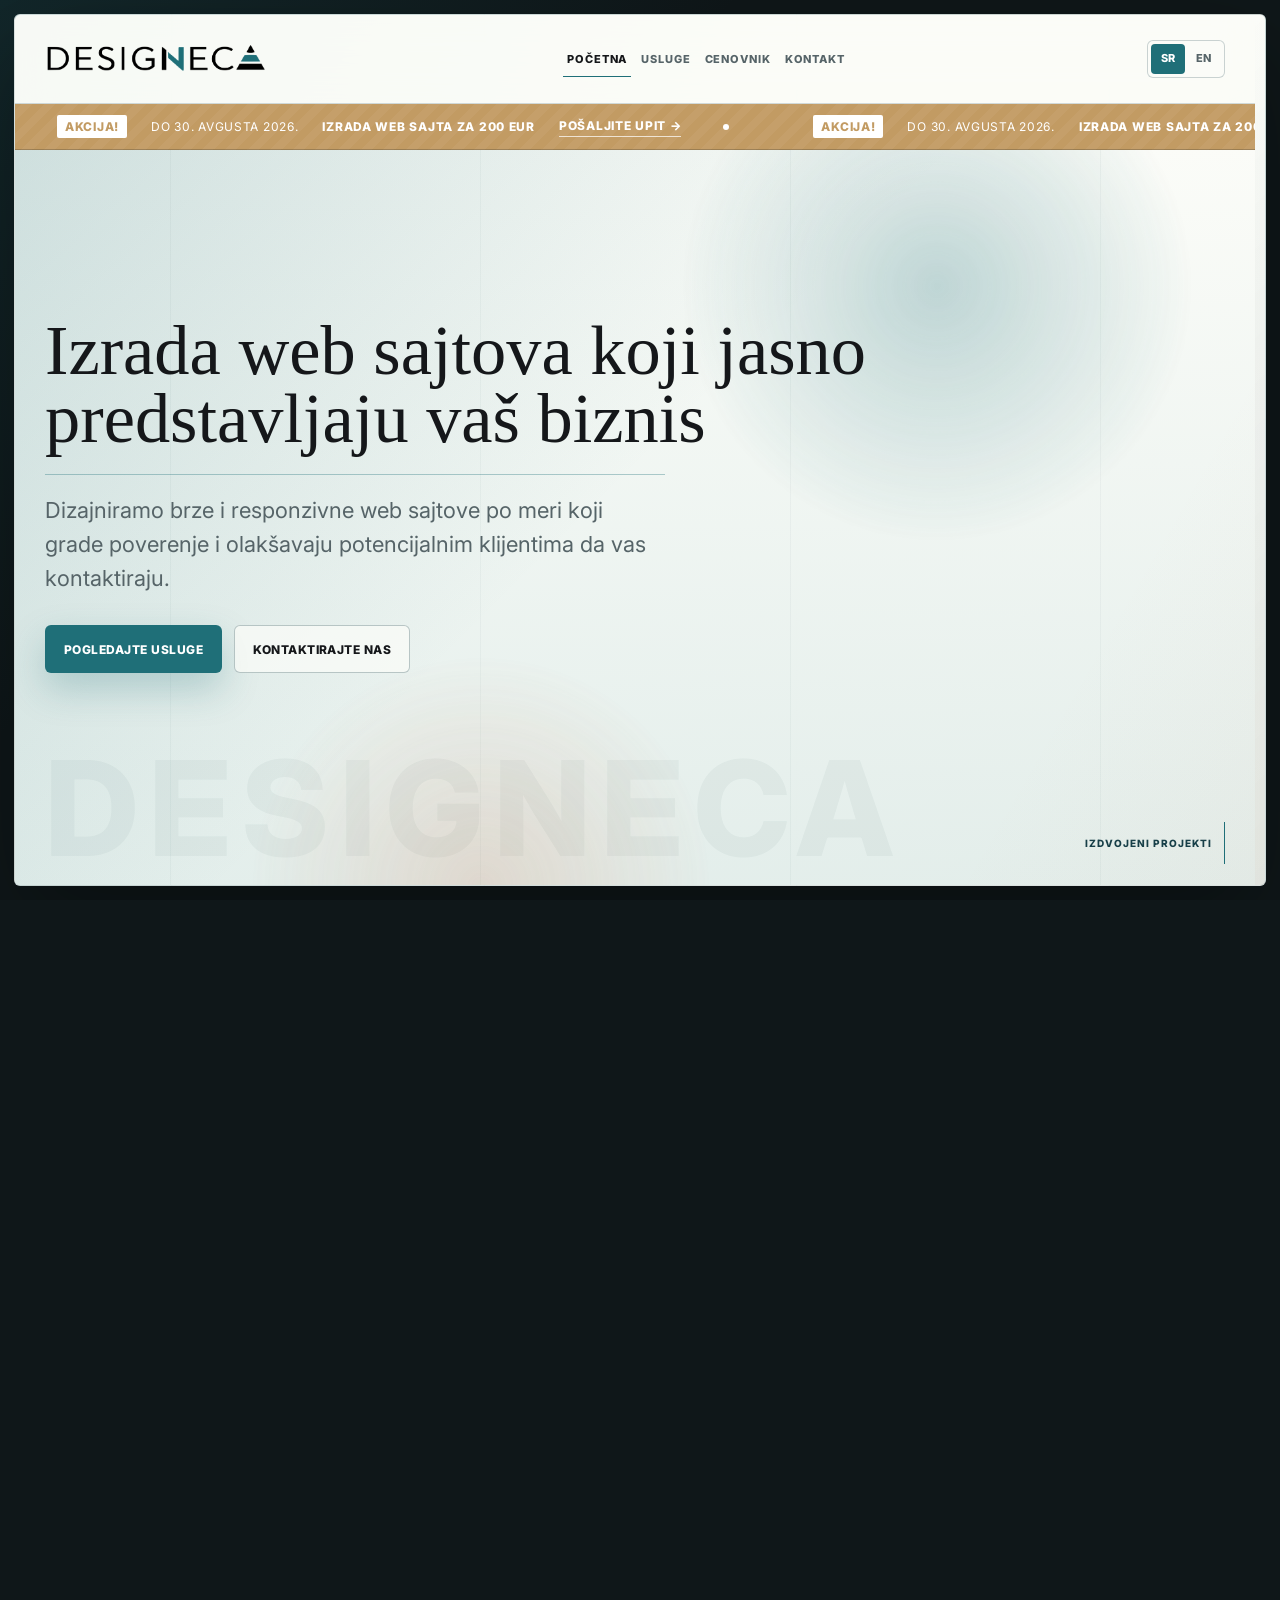
<file: index.html>
<!DOCTYPE html>
<html lang="sr">
<head>
  <meta charset="UTF-8">
  <meta name="viewport" content="width=device-width, initial-scale=1.0">
  <title>Izrada web sajtova za biznise | Designeca</title>
  <meta name="description" content="Izrada modernih web sajtova po meri za male biznise, firme i preduzetnike. Responzivan dizajn, jasna ponuda i lakši put klijenata do kontakta.">
  <meta name="robots" content="index, follow, max-image-preview:large">
  <link rel="canonical" href="https://designeca.rs/">
  <meta property="og:locale" content="sr_RS">
  <meta property="og:type" content="website">
  <meta property="og:site_name" content="Designeca">
  <meta property="og:title" content="Izrada web sajtova za biznise | Designeca">
  <meta property="og:description" content="Moderni web sajtovi po meri koji profesionalno predstavljaju vaš biznis i vode posetioce ka kontaktu.">
  <meta property="og:url" content="https://designeca.rs/">
  <meta property="og:image" content="https://designeca.rs/img/designeca-big.png">
  <meta property="og:image:alt" content="Designeca studio za izradu web sajtova">
  <meta name="twitter:card" content="summary_large_image">
  <meta name="twitter:title" content="Izrada web sajtova za biznise | Designeca">
  <meta name="twitter:description" content="Moderni web sajtovi po meri za male biznise, firme i preduzetnike.">
  <meta name="twitter:image" content="https://designeca.rs/img/designeca-big.png">
  <link rel="preconnect" href="https://fonts.googleapis.com">
  <link rel="preconnect" href="https://fonts.gstatic.com" crossorigin>
  <link href="https://fonts.googleapis.com/css2?family=Inter:wght@400;500;600;700;800&display=swap" rel="stylesheet">
  <link rel="icon" href="img/favicon.svg" type="image/svg+xml">
  <link rel="stylesheet" href="style.css">
  <script type="application/ld+json">
  {
    "@context": "https://schema.org",
    "@graph": [
      {
        "@type": "Organization",
        "@id": "https://designeca.rs/#organization",
        "name": "Designeca",
        "url": "https://designeca.rs/",
        "logo": "https://designeca.rs/img/designeca-logo.png",
        "email": "info@designeca.rs",
        "telephone": "+381643239990",
        "sameAs": ["https://www.linkedin.com/in/nenad-dmitrović-b01561272"],
        "areaServed": ["Srbija", "Bosna i Hercegovina", "Crna Gora", "Hrvatska"],
        "description": "Studio za dizajn i izradu web sajtova po meri za biznise i preduzetnike."
      },
      {
        "@type": "WebSite",
        "@id": "https://designeca.rs/#website",
        "url": "https://designeca.rs/",
        "name": "Designeca",
        "inLanguage": "sr",
        "publisher": {"@id": "https://designeca.rs/#organization"}
      },
      {
        "@type": "Service",
        "@id": "https://designeca.rs/#web-design-service",
        "name": "Izrada web sajtova",
        "serviceType": "Dizajn i izrada web sajtova po meri",
        "provider": {"@id": "https://designeca.rs/#organization"},
        "areaServed": ["Srbija", "Region"],
        "url": "https://designeca.rs/sajtovi-za-biznis.html"
      }
    ]
  }
  </script>
</head>
<body>
  <header class="site-header">
    <nav class="nav container" aria-label="Glavna navigacija">
      <a class="logo" href="index.html" aria-label="Designeca početna">
        <img src="img/designeca-logo.png" alt="Designeca">
      </a>
      <button class="nav-toggle" type="button" aria-expanded="false" aria-controls="navMenu">
        <span></span><span></span><span></span>
        <span class="sr-only">Otvori navigaciju</span>
      </button>
      <div class="nav-menu" id="navMenu"><a class="active" href="index.html">Početna</a><a href="usluge.html">Usluge</a><a href="cenovnik.html">Cenovnik</a><a href="kontakt.html">Kontakt</a></div>
    </nav>
  </header>

  <main>
    <aside class="promo-board" aria-label="Aktuelna ponuda">
      <a class="promo-track" href="kontakt.html" aria-label="Akcija do 30. avgusta 2026: izrada web sajta za 200 EUR">
        <span class="promo-content">
          <strong>Akcija!</strong>
          <span>Do 30. avgusta 2026.</span>
          <b>Izrada web sajta za 200 EUR</b>
          <i>Pošaljite upit →</i>
        </span>
        <span class="promo-content" aria-hidden="true">
          <strong>Akcija!</strong>
          <span>Do 30. avgusta 2026.</span>
          <b>Izrada web sajta za 200 EUR</b>
          <i>Pošaljite upit →</i>
        </span>
      </a>
    </aside>

    <section class="hero">
      <div class="hero-ambient" aria-hidden="true">
        <span></span>
        <span></span>
        <svg class="hero-logo-build" viewBox="0 0 227 176">
          <path class="logo-layer logo-layer-base" d="m 4.5602131,169.25 c 0.9846281,-1.5125 6.9576929,-10.5125 13.2734779,-20 L 29.316935,132 h 84.243025 84.24302 l 9.75733,14.75 c 5.36654,8.1125 11.27469,17.1125 13.12924,20 l 3.37191,5.25 H 113.41572 2.7699801 Z"/>
          <path class="logo-layer logo-layer-middle" d="m 39,116.51504 c 0,-0.26672 6.355962,-10.05422 14.12436,-21.749995 L 67.24872,73.5 c 19.017977,-1.965605 74.4435,-1.94003 92.28087,-0.254718 l 13.9852,20.990442 C 181.20666,105.78047 187.65,115.62528 187.83333,116.11308 188.02536,116.62402 156.54978,117 113.58333,117 72.5625,117 39,116.78177 39,116.51504 Z"/>
          <path class="logo-layer logo-layer-top" d="M 83.490597,52.261451 C 91.059183,39.714075 113.39602,3.0092885 113.9903,3.6400641 114.43589,4.1130251 122.33051,15.975 131.5339,30 140.73728,44.025 144.51743,51.524999 145.06127,52.212499 145.84854,53.207752 142.76928,58 113.56343,58 84.482791,58 82.892834,53.252436 83.490597,52.261451 Z"/>
        </svg>
      </div>
      <div class="container hero-grid hero-centered">
        <div class="hero-content reveal">
          <h1>Izrada web sajtova koji jasno predstavljaju vaš biznis</h1>
          <p class="hero-text">Dizajniramo brze i responzivne web sajtove po meri koji grade poverenje i olakšavaju potencijalnim klijentima da vas kontaktiraju.</p>
          <div class="hero-actions">
            <a class="btn btn-primary" href="usluge.html">Pogledajte usluge</a>
            <a class="btn btn-secondary" href="kontakt.html">Kontaktirajte nas</a>
          </div>
        </div>
      </div>
      <a class="hero-scroll" href="#izdvojeni-projekti">
        <span>Izdvojeni projekti</span>
        <i aria-hidden="true"></i>
      </a>
    </section>

    <section class="projects-showcase" id="izdvojeni-projekti">
      <div class="container">
        <div class="mockup-section-heading reveal">
          <p class="eyebrow">Izdvojeni projekti</p>
        </div>

        <div class="mockup-showcase reveal" aria-label="Mockupovi izrađenih sajtova">
          <div class="mockup-slider" aria-label="Horizontalni prikaz mockupova" tabindex="0">
            <article class="mockup-slide active">
              <img src="img/moc1.png" alt="Poslovni web sajt za Abraxas Cattery" width="1312" height="2656" loading="lazy" decoding="async">
              <a class="mockup-project-link" href="https://www.abraxascattery.com/" target="_blank" rel="noopener noreferrer" aria-label="Vidi sajt Abraxas Cattery">
                <span>Vidi sajt</span>
              </a>
            </article>
            <article class="mockup-slide">
              <img src="img/moc2.png" alt="Izrađen web sajt za Dental Grupu BiH" width="1312" height="2656" loading="lazy" decoding="async">
              <a class="mockup-project-link" href="https://dentalgrupabih.ba/" target="_blank" rel="noopener noreferrer" aria-label="Vidi sajt Dental Grupa BiH">
                <span>Vidi sajt</span>
              </a>
            </article>
            <article class="mockup-slide">
              <img src="img/moc3.png" alt="Web sajt edukativnog brenda EduZone" width="1312" height="2656" loading="lazy" decoding="async">
              <a class="mockup-project-link" href="https://www.eduzone.it.com/" target="_blank" rel="noopener noreferrer" aria-label="Vidi sajt EduZone">
                <span>Vidi sajt</span>
              </a>
            </article>
            <article class="mockup-slide">
              <img src="img/moc4.png" alt="Poslovni web sajt za Mons Medical" width="1482" height="3072" loading="lazy" decoding="async">
              <a class="mockup-project-link" href="https://www.monsmedical.rs/" target="_blank" rel="noopener noreferrer" aria-label="Vidi sajt Mons Medical">
                <span>Vidi sajt</span>
              </a>
            </article>
            <article class="mockup-slide">
              <img src="img/moc5.png" alt="Apetit showcase web sajt za restoran" width="1482" height="3072" loading="lazy" decoding="async">
              <a class="mockup-project-link" href="/apetit" aria-label="Vidi showcase sajt Apetit">
                <span>Vidi sajt<small>Showcase</small></span>
              </a>
            </article>
          </div>
        </div>
      </div>
    </section>

    <section class="marquee-band" aria-label="Prednosti Designeca usluge">
      <div class="marquee-track">
        <div class="marquee-content">
          <span>Dizajn po meri</span>
          <span>Responzivna izrada</span>
          <span>Jasna struktura</span>
          <span>Direktan kontakt</span>
          <span>Podrška nakon objave</span>
        </div>
        <div class="marquee-content" aria-hidden="true">
          <span>Dizajn po meri</span>
          <span>Responzivna izrada</span>
          <span>Jasna struktura</span>
          <span>Direktan kontakt</span>
          <span>Podrška nakon objave</span>
        </div>
      </div>
    </section>

    <section class="section difference-section">
      <div class="container split">
        <div class="section-heading reveal">
          <p class="eyebrow">Zašto se izdvajamo</p>
          <h2>Sajt izrađen namenski, ne iz šablona.</h2>
        </div>
        <div class="stack-list reveal">
          <div>
            <strong>Bez gotovih tema</strong>
            <p>Dizajn prilagođavamo vašem brendu i ciljevima.</p>
          </div>
          <div>
            <strong>Gradimo od početka</strong>
            <p>Svaki detalj ima jasnu funkciju i razlog.</p>
          </div>
          <div>
            <strong>Temeljna priprema</strong>
            <p>Dizajn potvrđujete pre nego što počne izrada.</p>
          </div>
        </div>
      </div>
    </section>

    <section class="section services-band">
      <div class="container">
        <div class="section-heading center reveal">
          <p class="eyebrow">Usluge</p>
          <h2>Tri ponude koje pokrivaju najčešće potrebe klijenata</h2>
        </div>
        <div class="cards-grid services-grid">
          <article class="card reveal">
            <span class="card-icon">01</span>
            <h3>Sajtovi za biznise</h3>
            <p>Poslovni sajtovi za firme, lokale, ordinacije, salone, restorane i druge delatnosti.</p>
            <a href="sajtovi-za-biznis.html">Saznajte više</a>
          </article>
          <article class="card reveal">
            <span class="card-icon">02</span>
            <h3>Lični sajtovi</h3>
            <p>Pregledni sajtovi za trenere, edukatore, fotografe, konsultante i lične brendove.</p>
            <a href="prezentacija-usluga.html">Saznajte više</a>
          </article>
          <article class="card reveal">
            <span class="card-icon">03</span>
            <h3>Interaktivne pozivnice</h3>
            <p>Uskoro u ponudi: digitalne pozivnice za venčanja, rođendane, mature, proslave i posebne događaje.</p>
            <span class="text-link">Uskoro u ponudi</span>
          </article>
        </div>
      </div>
    </section>

    <section class="cta-section">
      <div class="container cta-inner reveal">
        <p class="eyebrow">Spremni za novi web sajt?</p>
        <h2>Hajde da napravimo online prezentaciju koja jasno predstavlja vaš biznis.</h2>
        <a class="btn btn-primary" href="kontakt.html">Pošaljite upit</a>
      </div>
    </section>
  </main>

  <footer class="site-footer">
    <div class="container footer-grid">
      <div>
        <a class="logo" href="index.html"><img src="img/designeca-logo.png" alt="Designeca"></a>
        <p>Dizajniramo i izrađujemo moderne web sajtove za male biznise, usluge i događaje.</p>
      </div>
      <div>
        <h2>Navigacija</h2>
        <a href="usluge.html">Usluge</a>
        <a href="cenovnik.html">Cenovnik</a>
        <a href="kontakt.html">Kontakt</a>
      </div>
      <div>
        <h2>Kontakt</h2>
        <a href="mailto:info@designeca.rs">info@designeca.rs</a>
        <a href="tel:+381643239990">+381 64 323 9990</a>
        <a href="kontakt.html">Pošaljite upit</a>
      </div>
    </div>
    <div class="container footer-bottom">© 2026 Designeca. Sva prava zadržana.</div>
  </footer>

  <script src="script.js"></script>
</body>
</html>
</file>
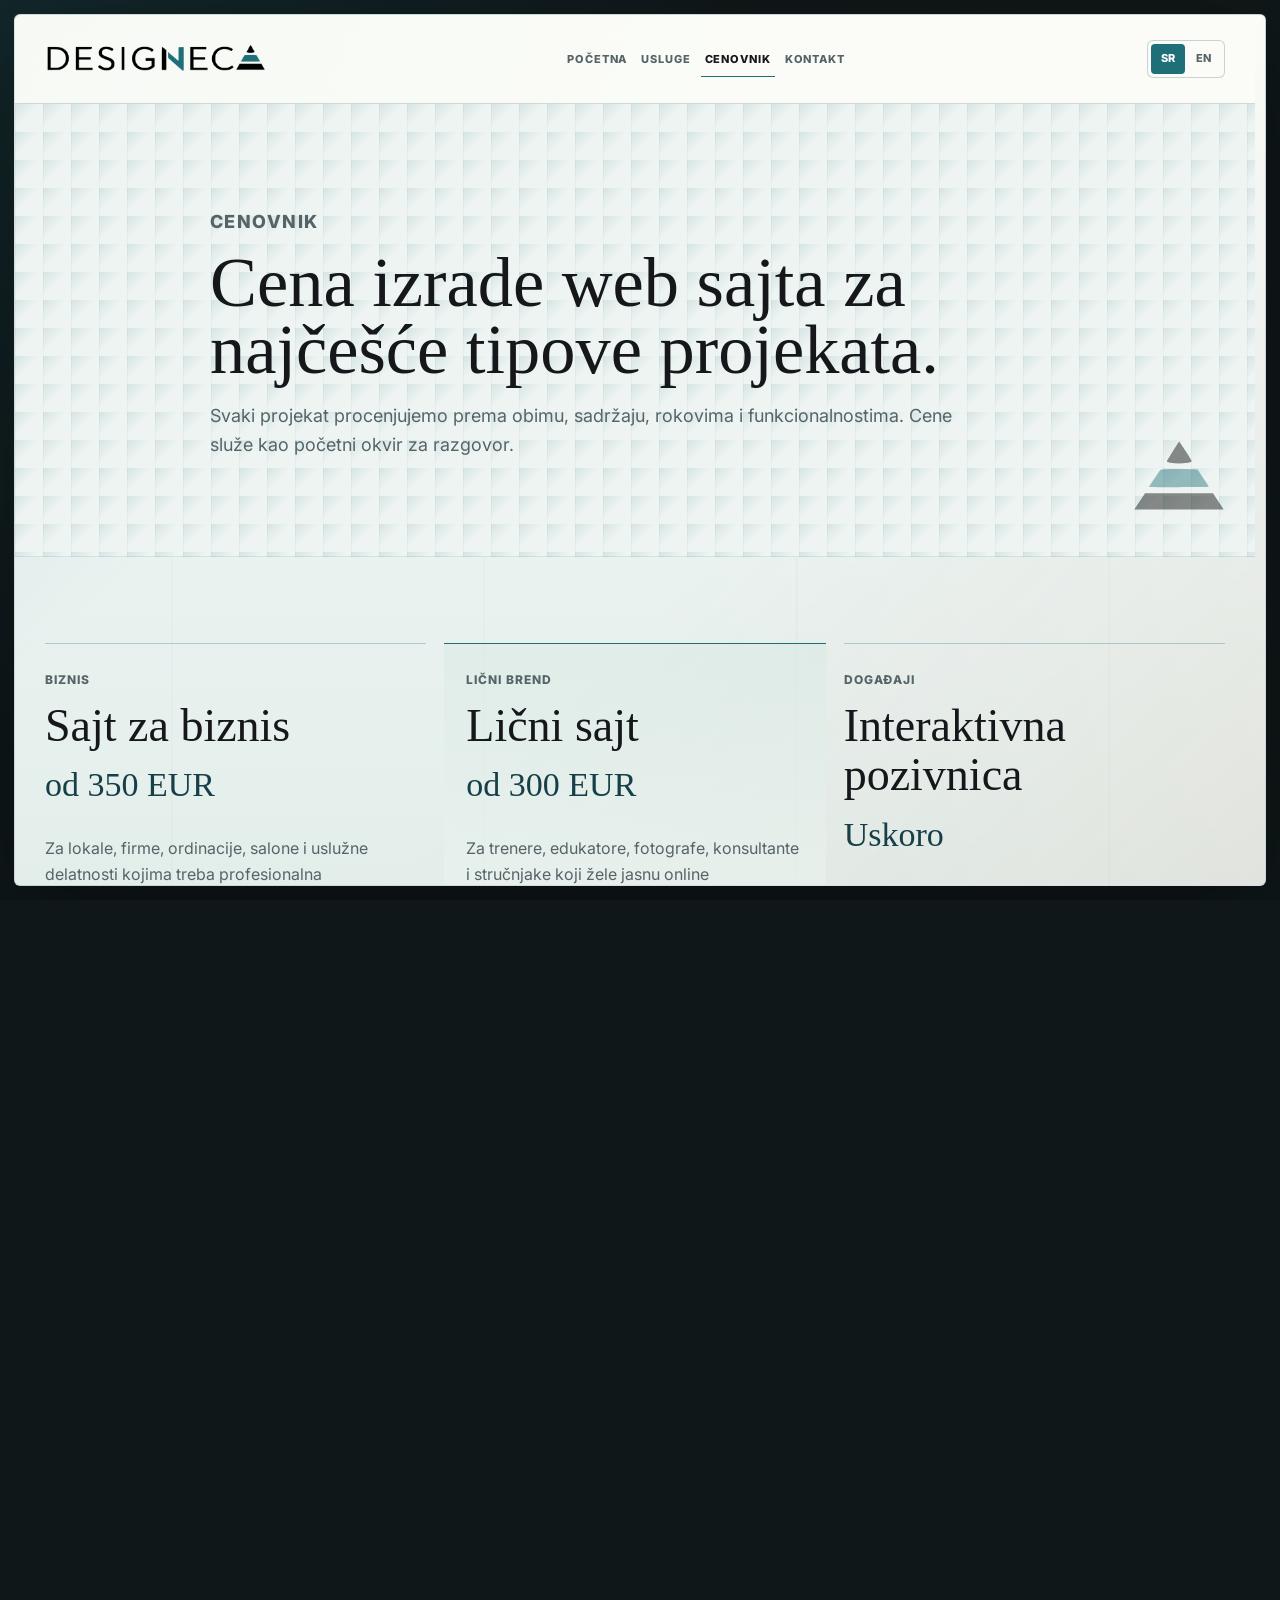
<file: cenovnik.html>
<!DOCTYPE html>
<html lang="sr">
<head>
  <meta charset="UTF-8">
  <meta name="viewport" content="width=device-width, initial-scale=1.0">
  <title>Cena izrade web sajta | Cenovnik | Designeca</title>
  <meta name="description" content="Pogledajte okvirne cene izrade web sajta za biznis i lični brend. Sajtovi po meri od 300 EUR, uz mogućnost plaćanja u dve rate.">
  <meta name="robots" content="index, follow, max-image-preview:large">
  <link rel="canonical" href="https://designeca.rs/cenovnik.html">
  <meta property="og:locale" content="sr_RS">
  <meta property="og:type" content="website">
  <meta property="og:site_name" content="Designeca">
  <meta property="og:title" content="Cena izrade web sajta | Designeca">
  <meta property="og:description" content="Okvirne cene izrade poslovnih i ličnih web sajtova po meri, sa jasnim informacijama o dodatnim troškovima.">
  <meta property="og:url" content="https://designeca.rs/cenovnik.html">
  <meta property="og:image" content="https://designeca.rs/img/designeca-big.png">
  <meta name="twitter:card" content="summary_large_image">
  <link rel="preconnect" href="https://fonts.googleapis.com">
  <link rel="preconnect" href="https://fonts.gstatic.com" crossorigin>
  <link href="https://fonts.googleapis.com/css2?family=Inter:wght@400;500;600;700;800&display=swap" rel="stylesheet">
  <link rel="icon" href="img/favicon.svg" type="image/svg+xml">
  <link rel="stylesheet" href="style.css">
</head>
<body>
  <header class="site-header">
    <nav class="nav container" aria-label="Glavna navigacija">
      <a class="logo" href="index.html"><img src="img/designeca-logo.png" alt="Designeca"></a>
      <button class="nav-toggle" type="button" aria-expanded="false" aria-controls="navMenu"><span></span><span></span><span></span><span class="sr-only">Otvori navigaciju</span></button>
      <div class="nav-menu" id="navMenu"><a href="index.html">Početna</a><a href="usluge.html">Usluge</a><a class="active" href="cenovnik.html">Cenovnik</a><a href="kontakt.html">Kontakt</a></div>
    </nav>
  </header>

  <main>
    <section class="page-hero">
      <div class="container narrow reveal">
        <p class="eyebrow">Cenovnik</p>
        <h1>Cena izrade web sajta za najčešće tipove projekata.</h1>
        <p>Svaki projekat procenjujemo prema obimu, sadržaju, rokovima i funkcionalnostima. Cene služe kao početni okvir za razgovor.</p>
      </div>
    </section>

    <section class="section">
      <div class="container price-grid">
        <article class="price-card reveal">
          <p class="eyebrow">Biznis</p>
          <h2>Sajt za biznis</h2>
          <strong>od 350 EUR</strong>
          <p>Za lokale, firme, ordinacije, salone i uslužne delatnosti kojima treba profesionalna prezentacija.</p>
          <ul><li>Struktura sajta</li><li>Responzivan dizajn</li><li>Kontakt i mapa</li><li>Osnovna SEO priprema</li></ul>
          <a class="btn btn-secondary inquiry-trigger" href="kontakt.html" data-project="Sajt za biznis">Pošaljite upit</a>
        </article>
        <article class="price-card featured reveal">
          <p class="eyebrow">Lični brend</p>
          <h2>Lični sajt</h2>
          <strong>od 300 EUR</strong>
          <p>Za trenere, edukatore, fotografe, konsultante i stručnjake koji žele jasnu online prezentaciju.</p>
          <ul><li>Predstavljanje usluga</li><li>Biografija i rezultati</li><li>Paketi ili ponuda</li><li>Kontakt tok</li></ul>
          <a class="btn btn-primary inquiry-trigger" href="kontakt.html" data-project="Lični sajt">Pošaljite upit</a>
        </article>
        <article class="price-card reveal">
          <p class="eyebrow">Događaji</p>
          <h2>Interaktivna pozivnica</h2>
          <strong>Uskoro</strong>
          <p>Interaktivne pozivnice za venčanja, rođendane, mature i posebne događaje biće uskoro u ponudi.</p>
          <ul><li>Datum i lokacija</li><li>Mapa i galerija</li><li>RSVP priprema</li><li>Odbrojavanje po potrebi</li></ul>
          <span class="btn btn-secondary btn-static">Uskoro u ponudi</span>
        </article>
      </div>
    </section>

    <section class="section process-section">
      <div class="container split">
        <div class="section-heading reveal">
          <p class="eyebrow">Napomena</p>
          <h2>Konačna cena zavisi od detalja, ali okvir brzo definišemo.</h2>
        </div>
        <div class="stack-list reveal">
          <div><strong>Šta utiče na cenu</strong><p>Broj strana, količina sadržaja, forma, galerija, dodatne animacije, rok i priprema tekstova.</p></div>
          <div><strong>Kako krećemo</strong><p>Pošaljete nam kratak opis, mi predložimo strukturu, okvirnu cenu i početni dizajn. Programiranje počinje tek nakon što pregledate i prihvatite dizajn.</p></div>
          <div><strong>Plaćanje na rate</strong><p>Postoji mogućnost plaćanja u dve rate: 50% pre početka programiranja, nakon prihvaćenog početnog dizajna, i 50% po završetku sajta.</p></div>
          <div><strong>Domen i hosting</strong><p>Klijent može sam obezbediti domen i hosting, ili to možemo uraditi mi. Okvirni godišnji trošak za domen i hosting je oko 50 EUR.</p></div>
          <div><strong>Održavanje sajta</strong><p>Održavanje sajta je opciono. Mesečno održavanje, manje izmene i osnovna tehnička podrška koštaju 30 EUR mesečno.</p></div>
        </div>
      </div>
    </section>
  </main>

  <dialog class="inquiry-modal" id="inquiryModal" aria-labelledby="inquiryTitle">
    <div class="inquiry-modal-panel">
      <button class="inquiry-modal-close" type="button" aria-label="Zatvori formu">
        <span aria-hidden="true">&times;</span>
      </button>
      <div class="inquiry-modal-heading">
        <p class="eyebrow">Pošaljite upit</p>
        <h2 id="inquiryTitle">Recite nam kako možemo da vam pomognemo.</h2>
        <p>Ostavite email, a mi ćemo vam se javiti sa sledećim koracima.</p>
      </div>
      <form class="inquiry-form" action="https://formsubmit.co/ajax/info@designeca.rs" method="post">
        <input name="_subject" type="hidden" value="Novi upit za izradu sajta">
        <input name="_template" type="hidden" value="table">
        <input class="form-honeypot" name="_honey" type="text" tabindex="-1" autocomplete="off">
        <input id="inquiryProject" name="project" type="hidden">

        <label for="inquiryName">Ime</label>
        <input id="inquiryName" name="name" type="text" autocomplete="name" required>

        <label for="inquiryEmail">Email <span aria-hidden="true">*</span></label>
        <input id="inquiryEmail" name="email" type="email" autocomplete="email" required>

        <label for="inquiryPhone">Broj telefona <span>(opciono)</span></label>
        <input id="inquiryPhone" name="phone" type="tel" autocomplete="tel">

        <label for="inquiryMessage">Poruka <span>(opciono)</span></label>
        <textarea id="inquiryMessage" name="message" rows="5"></textarea>

        <button class="btn btn-primary" type="submit">Pošaljite upit</button>
        <p class="form-note inquiry-status" role="status" aria-live="polite">Odgovaramo na upite u najkraćem roku.</p>
      </form>
    </div>
  </dialog>

  <footer class="site-footer">
    <div class="container footer-grid"><div><a class="logo" href="index.html"><img src="img/designeca-logo.png" alt="Designeca"></a><p>Dizajniramo i izrađujemo moderne web sajtove za male biznise, usluge i događaje.</p></div><div><h2>Navigacija</h2><a href="usluge.html">Usluge</a><a href="cenovnik.html">Cenovnik</a><a href="kontakt.html">Kontakt</a></div><div><h2>Kontakt</h2><a href="mailto:info@designeca.rs">info@designeca.rs</a><a href="tel:+381643239990">+381 64 323 9990</a><a href="kontakt.html">Pošaljite upit</a></div></div>
    <div class="container footer-bottom">© 2026 Designeca. Sva prava zadržana.</div>
  </footer>
  <script src="script.js"></script>
</body>
</html>
</file>
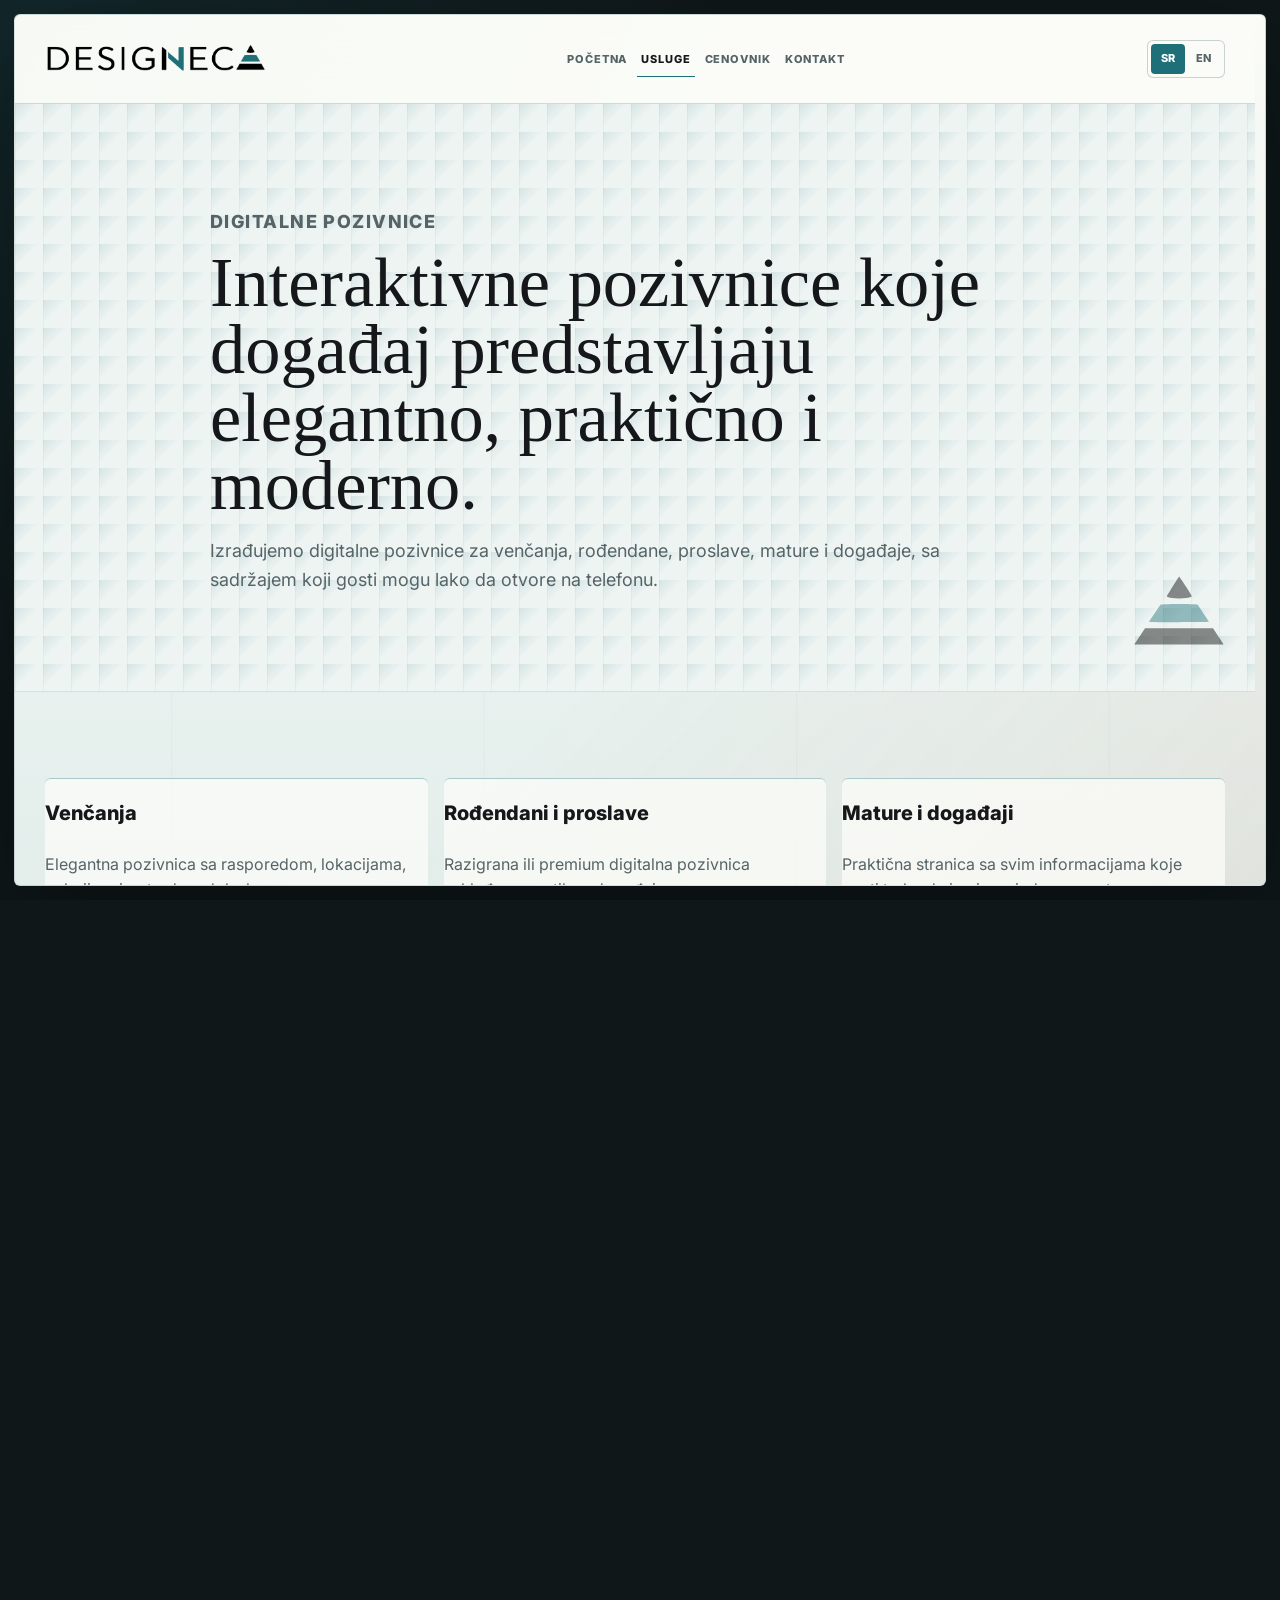
<file: interaktivne-pozivnice.html>
<!DOCTYPE html>
<html lang="sr">
<head>
  <meta charset="UTF-8">
  <meta name="viewport" content="width=device-width, initial-scale=1.0">
  <title>Interaktivne pozivnice | Designeca</title>
  <meta name="description" content="Dizajniramo digitalne i interaktivne pozivnice za venčanja, rođendane, proslave, mature i događaje sa RSVP formom, mapom i odbrojavanjem.">
  <meta name="robots" content="index, follow, max-image-preview:large">
  <link rel="canonical" href="https://designeca.rs/interaktivne-pozivnice.html">
  <meta property="og:locale" content="sr_RS">
  <meta property="og:type" content="website">
  <meta property="og:site_name" content="Designeca">
  <meta property="og:title" content="Interaktivne digitalne pozivnice | Designeca">
  <meta property="og:description" content="Digitalne pozivnice za venčanja i događaje sa RSVP formom, mapom, galerijom i odbrojavanjem.">
  <meta property="og:url" content="https://designeca.rs/interaktivne-pozivnice.html">
  <meta property="og:image" content="https://designeca.rs/img/designeca-big.png">
  <meta name="twitter:card" content="summary_large_image">
  <link rel="preconnect" href="https://fonts.googleapis.com">
  <link rel="preconnect" href="https://fonts.gstatic.com" crossorigin>
  <link href="https://fonts.googleapis.com/css2?family=Inter:wght@400;500;600;700;800&display=swap" rel="stylesheet">
  <link rel="icon" href="img/favicon.svg" type="image/svg+xml">
  <link rel="stylesheet" href="style.css">
</head>
<body>
  <header class="site-header">
    <nav class="nav container" aria-label="Glavna navigacija">
      <a class="logo" href="index.html"><img src="img/designeca-logo.png" alt="Designeca"></a>
      <button class="nav-toggle" type="button" aria-expanded="false" aria-controls="navMenu"><span></span><span></span><span></span><span class="sr-only">Otvori navigaciju</span></button>
      <div class="nav-menu" id="navMenu"><a href="index.html">Početna</a><a class="active" href="usluge.html">Usluge</a><a href="cenovnik.html">Cenovnik</a><a href="kontakt.html">Kontakt</a></div>
    </nav>
  </header>

  <main>
    <section class="page-hero invitation-hero">
      <div class="container narrow reveal">
        <p class="eyebrow">Digitalne pozivnice</p>
        <h1>Interaktivne pozivnice koje događaj predstavljaju elegantno, praktično i moderno.</h1>
        <p>Izrađujemo digitalne pozivnice za venčanja, rođendane, proslave, mature i događaje, sa sadržajem koji gosti mogu lako da otvore na telefonu.</p>
      </div>
    </section>

    <section class="section">
      <div class="container cards-grid">
        <article class="card reveal"><h3>Venčanja</h3><p>Elegantna pozivnica sa rasporedom, lokacijama, galerijom i potvrdom dolaska.</p></article>
        <article class="card reveal"><h3>Rođendani i proslave</h3><p>Razigrana ili premium digitalna pozivnica usklađena sa stilom događaja.</p></article>
        <article class="card reveal"><h3>Mature i događaji</h3><p>Praktična stranica sa svim informacijama koje gosti treba da imaju na jednom mestu.</p></article>
      </div>
    </section>

    <section class="section services-band">
      <div class="container split">
        <div class="section-heading reveal">
          <p class="eyebrow">Sadržaj pozivnice</p>
          <h2>Digitalna pozivnica može da bude mnogo više od slike sa tekstom.</h2>
        </div>
        <div class="feature-list reveal">
          <ul>
            <li>Datum i vreme događaja</li>
            <li>Mapa lokacije i uputstva za dolazak</li>
            <li>Galerija fotografija</li>
            <li>RSVP forma za potvrdu dolaska</li>
            <li>Odbrojavanje do događaja</li>
            <li>Muzika ili animacije po potrebi</li>
          </ul>
        </div>
      </div>
    </section>

    <section class="section">
      <div class="container two-column">
        <div class="phone-preview reveal" aria-label="Primer digitalne pozivnice">
          <div class="phone-screen">
            <span class="mini-label">Pozivnica</span>
            <h2>Marko & Ana</h2>
            <p>Subota, 18:00</p>
            <div class="countdown-row"><span>24</span><span>12</span><span>08</span></div>
            <button type="button">Potvrdi dolazak</button>
          </div>
        </div>
        <div class="stack-list reveal">
          <p class="eyebrow">Prednosti</p>
          <div><strong>Lako deljenje</strong><p>Pozivnica se šalje linkom preko poruke, emaila ili društvenih mreža.</p></div>
          <div><strong>Uvek ažurne informacije</strong><p>Izmene lokacije, vremena ili dodatnih napomena mogu se uneti bez štampe.</p></div>
          <div><strong>Praktičan odgovor gostiju</strong><p>RSVP tok pomaže da brže prikupite potvrde dolaska.</p></div>
        </div>
      </div>
    </section>

    <section class="section process-section">
      <div class="container">
        <div class="section-heading center reveal"><p class="eyebrow">Primer strukture</p><h2>Kako može da izgleda tok pozivnice</h2></div>
        <div class="process-list compact">
          <div class="process-item reveal"><span>1</span><h3>Naslov i uvod</h3><p>Imena, povod, datum i kratak emotivan uvod.</p></div>
          <div class="process-item reveal"><span>2</span><h3>Detalji događaja</h3><p>Vreme, lokacija, mapa i dodatne napomene.</p></div>
          <div class="process-item reveal"><span>3</span><h3>Galerija i atmosfera</h3><p>Fotografije, animacije ili muzika po potrebi.</p></div>
          <div class="process-item reveal"><span>4</span><h3>RSVP</h3><p>Forma za potvrdu dolaska i poruku organizatorima.</p></div>
        </div>
      </div>
    </section>

    <section class="cta-section"><div class="container cta-inner reveal"><p class="eyebrow">Planirate događaj?</p><h2>Izrađujemo pozivnicu koja izgleda svečano, učitava se brzo i lako se deli.</h2><a class="btn btn-primary" href="kontakt.html">Pošaljite upit</a></div></section>
  </main>

  <footer class="site-footer">
    <div class="container footer-grid"><div><a class="logo" href="index.html"><img src="img/designeca-logo.png" alt="Designeca"></a><p>Dizajniramo i izrađujemo moderne web sajtove za male biznise, usluge i događaje.</p></div><div><h2>Navigacija</h2><a href="usluge.html">Usluge</a><a href="cenovnik.html">Cenovnik</a><a href="kontakt.html">Kontakt</a></div><div><h2>Kontakt</h2><a href="mailto:info@designeca.rs">info@designeca.rs</a><a href="tel:+381643239990">+381 64 323 9990</a><a href="kontakt.html">Pošaljite upit</a></div></div>
    <div class="container footer-bottom">© 2026 Designeca. Sva prava zadržana.</div>
  </footer>
  <script src="script.js"></script>
</body>
</html>
</file>
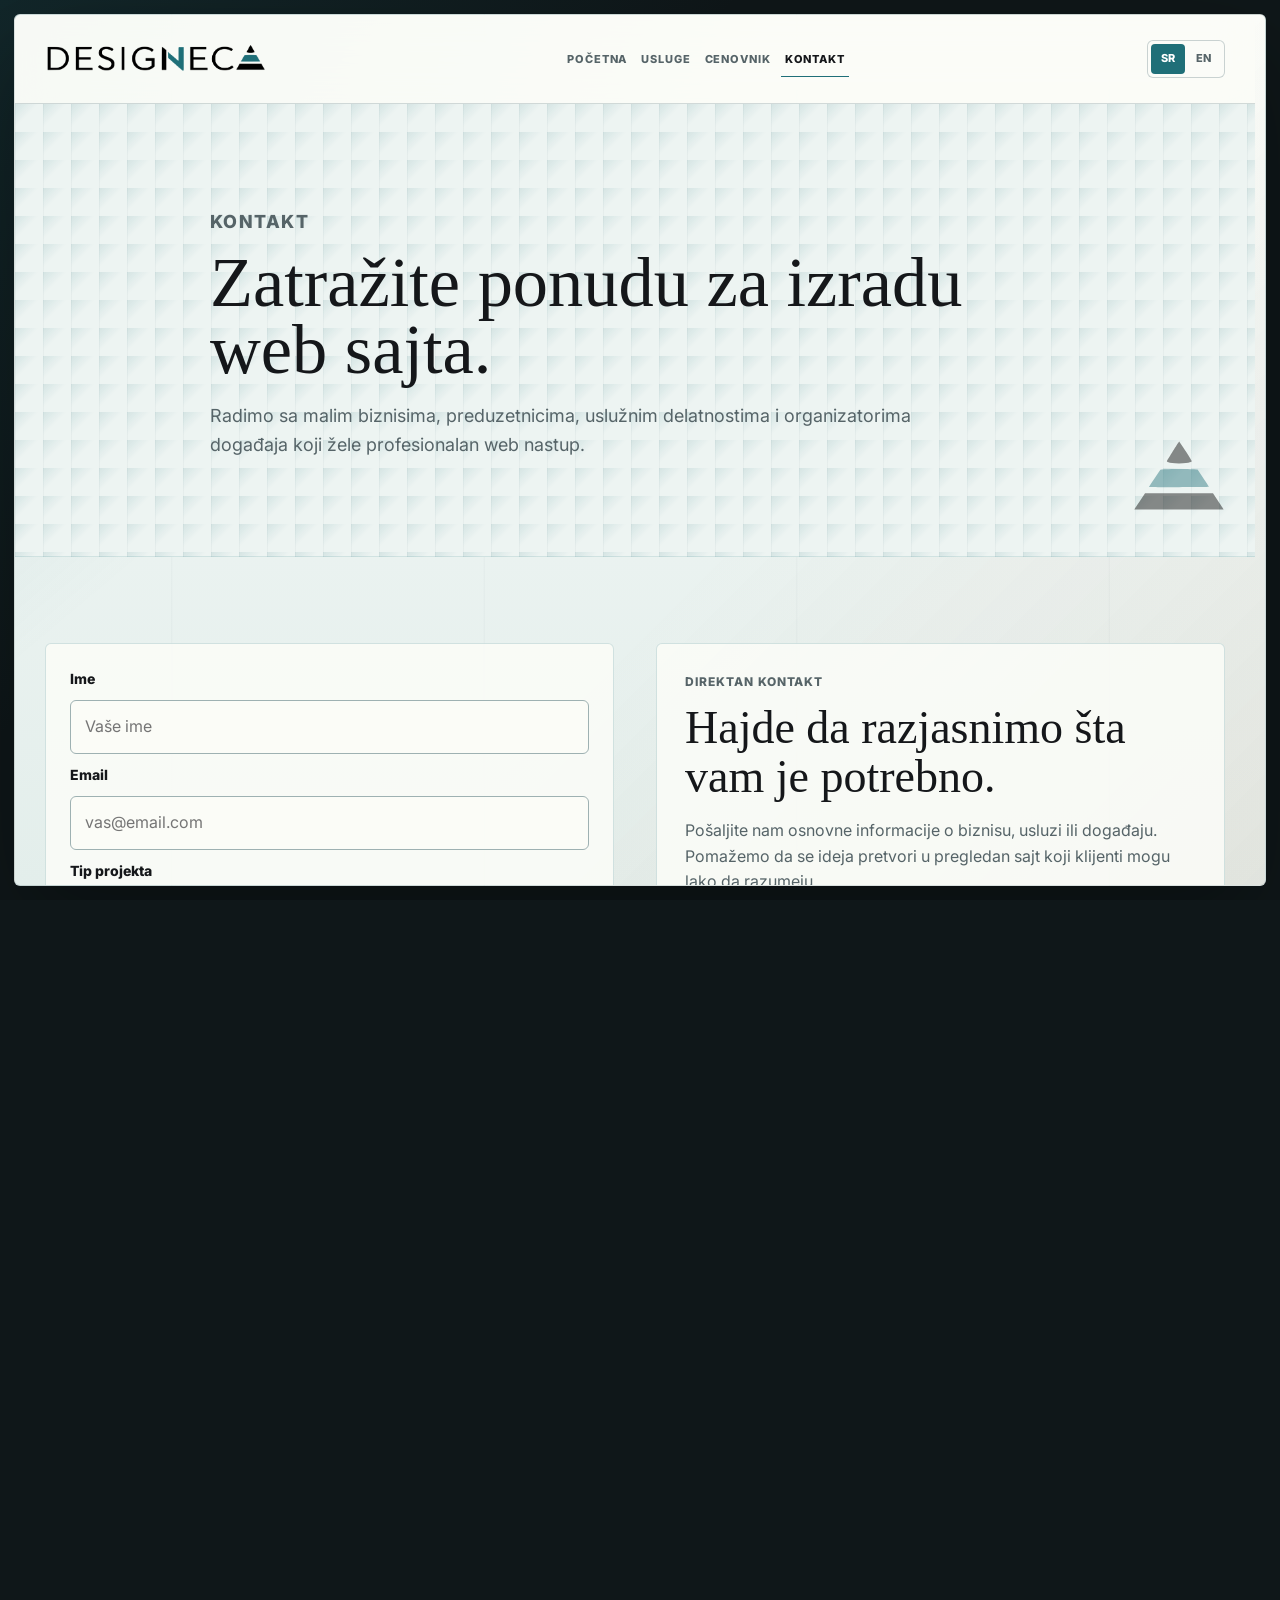
<file: kontakt.html>
<!DOCTYPE html>
<html lang="sr">
<head>
  <meta charset="UTF-8">
  <meta name="viewport" content="width=device-width, initial-scale=1.0">
  <title>Zatražite ponudu za izradu sajta | Designeca</title>
  <meta name="description" content="Pošaljite upit za izradu poslovnog web sajta, sajta za usluge ili landing stranice. Dobićete predlog strukture, okvirnu cenu i sledeće korake.">
  <meta name="robots" content="index, follow, max-image-preview:large">
  <link rel="canonical" href="https://designeca.rs/kontakt.html">
  <meta property="og:locale" content="sr_RS">
  <meta property="og:type" content="website">
  <meta property="og:site_name" content="Designeca">
  <meta property="og:title" content="Zatražite ponudu za izradu sajta | Designeca">
  <meta property="og:description" content="Opišite projekat i dobićete predlog strukture, okvirnu cenu i jasan sledeći korak.">
  <meta property="og:url" content="https://designeca.rs/kontakt.html">
  <meta property="og:image" content="https://designeca.rs/img/designeca-big.png">
  <meta name="twitter:card" content="summary_large_image">
  <link rel="preconnect" href="https://fonts.googleapis.com">
  <link rel="preconnect" href="https://fonts.gstatic.com" crossorigin>
  <link href="https://fonts.googleapis.com/css2?family=Inter:wght@400;500;600;700;800&display=swap" rel="stylesheet">
  <link rel="icon" href="img/favicon.svg" type="image/svg+xml">
  <link rel="stylesheet" href="style.css">
</head>
<body>
  <header class="site-header">
    <nav class="nav container" aria-label="Glavna navigacija">
      <a class="logo" href="index.html"><img src="img/designeca-logo.png" alt="Designeca"></a>
      <button class="nav-toggle" type="button" aria-expanded="false" aria-controls="navMenu"><span></span><span></span><span></span><span class="sr-only">Otvori navigaciju</span></button>
      <div class="nav-menu" id="navMenu"><a href="index.html">Početna</a><a href="usluge.html">Usluge</a><a href="cenovnik.html">Cenovnik</a><a class="active" href="kontakt.html">Kontakt</a></div>
    </nav>
  </header>

  <main>
    <section class="page-hero">
      <div class="container narrow reveal">
        <p class="eyebrow">Kontakt</p>
        <h1>Zatražite ponudu za izradu web sajta.</h1>
        <p>Radimo sa malim biznisima, preduzetnicima, uslužnim delatnostima i organizatorima događaja koji žele profesionalan web nastup.</p>
      </div>
    </section>

    <section class="section contact-section">
      <div class="container contact-grid">
        <form class="contact-form reveal" action="https://formsubmit.co/ajax/info@designeca.rs" method="post">
          <input name="_subject" type="hidden" value="Novi upit sa sajta Designeca">
          <input name="_template" type="hidden" value="table">
          <input class="form-honeypot" name="_honey" type="text" tabindex="-1" autocomplete="off">
          <label for="name">Ime</label>
          <input id="name" name="name" type="text" placeholder="Vaše ime" required>
          <label for="email">Email</label>
          <input id="email" name="email" type="email" placeholder="vas@email.com" required>
          <label for="service">Tip projekta</label>
          <select id="service" name="service">
            <option>Sajt za biznis</option>
            <option>Lični sajt</option>
            <option>Interaktivna pozivnica</option>
          </select>
          <label for="message">Poruka</label>
          <textarea id="message" name="message" rows="6" placeholder="Ukratko opišite projekat, rok i šta vam je najvažnije."></textarea>
          <button class="btn btn-primary" type="submit">Pošaljite upit</button>
          <p class="form-note form-status" role="status" aria-live="polite">Odgovaramo na upite u najkraćem roku.</p>
        </form>

        <aside class="contact-card reveal">
          <p class="eyebrow">Direktan kontakt</p>
          <h2>Hajde da razjasnimo šta vam je potrebno.</h2>
          <p>Pošaljite nam osnovne informacije o biznisu, usluzi ili događaju. Pomažemo da se ideja pretvori u pregledan sajt koji klijenti mogu lako da razumeju.</p>
          <div class="contact-links">
            <a href="mailto:info@designeca.rs"><span>Email</span>info@designeca.rs</a>
            <a href="tel:+381643239990"><span>Telefon</span>+381 64 323 9990</a>
            <a href="https://www.linkedin.com/in/nenad-dmitrović-b01561272" target="_blank" rel="noopener noreferrer"><span>LinkedIn</span>linkedin.com/in/nenad-dmitrović-b01561272</a>
          </div>
        </aside>
      </div>
    </section>
  </main>

  <footer class="site-footer">
    <div class="container footer-grid"><div><a class="logo" href="index.html"><img src="img/designeca-logo.png" alt="Designeca"></a><p>Dizajniramo i izrađujemo moderne web sajtove za male biznise, usluge i događaje.</p></div><div><h2>Navigacija</h2><a href="usluge.html">Usluge</a><a href="cenovnik.html">Cenovnik</a><a href="kontakt.html">Kontakt</a></div><div><h2>Kontakt</h2><a href="mailto:info@designeca.rs">info@designeca.rs</a><a href="tel:+381643239990">+381 64 323 9990</a><a href="kontakt.html">Pošaljite upit</a></div></div>
    <div class="container footer-bottom">© 2026 Designeca. Sva prava zadržana.</div>
  </footer>
  <script src="script.js"></script>
</body>
</html>
</file>
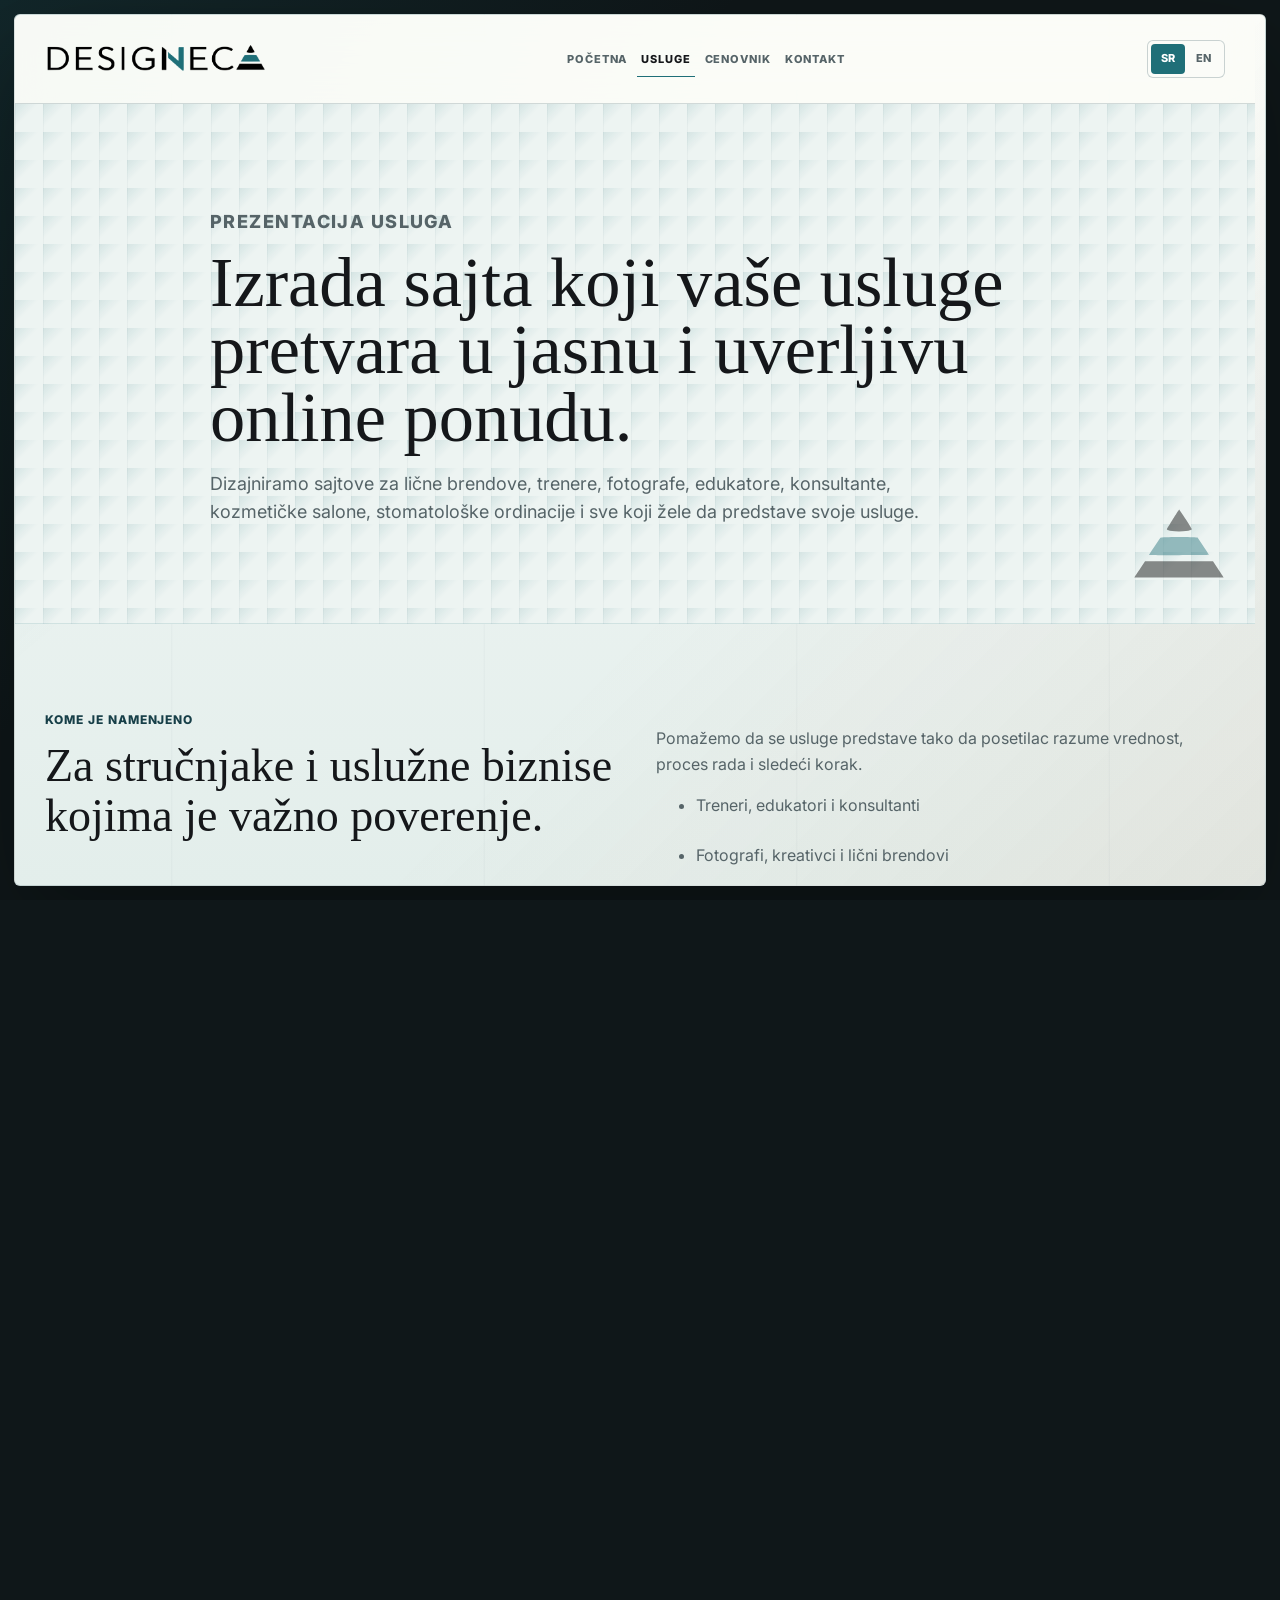
<file: prezentacija-usluga.html>
<!DOCTYPE html>
<html lang="sr">
<head>
  <meta charset="UTF-8">
  <meta name="viewport" content="width=device-width, initial-scale=1.0">
  <title>Izrada sajta za uslužne delatnosti | Designeca</title>
  <meta name="description" content="Izrada sajtova za konsultante, trenere, fotografe, edukatore, salone, ordinacije i lične brendove koji žele više kvalitetnih upita.">
  <meta name="robots" content="index, follow, max-image-preview:large">
  <link rel="canonical" href="https://designeca.rs/prezentacija-usluga.html">
  <meta property="og:locale" content="sr_RS">
  <meta property="og:type" content="website">
  <meta property="og:site_name" content="Designeca">
  <meta property="og:title" content="Izrada sajta za uslužne delatnosti | Designeca">
  <meta property="og:description" content="Jasno predstavite usluge, izgradite poverenje i olakšajte klijentima da pošalju upit.">
  <meta property="og:url" content="https://designeca.rs/prezentacija-usluga.html">
  <meta property="og:image" content="https://designeca.rs/img/designeca-big.png">
  <meta name="twitter:card" content="summary_large_image">
  <link rel="preconnect" href="https://fonts.googleapis.com">
  <link rel="preconnect" href="https://fonts.gstatic.com" crossorigin>
  <link href="https://fonts.googleapis.com/css2?family=Inter:wght@400;500;600;700;800&display=swap" rel="stylesheet">
  <link rel="icon" href="img/favicon.svg" type="image/svg+xml">
  <link rel="stylesheet" href="style.css">
  <script type="application/ld+json">
  {
    "@context": "https://schema.org",
    "@type": "Service",
    "name": "Izrada sajta za uslužne delatnosti",
    "serviceType": "Dizajn i izrada web sajta za usluge i lične brendove",
    "provider": {
      "@type": "Organization",
      "name": "Designeca",
      "url": "https://designeca.rs/"
    },
    "areaServed": ["Srbija", "Region"],
    "url": "https://designeca.rs/prezentacija-usluga.html",
    "offers": {
      "@type": "Offer",
      "priceCurrency": "EUR",
      "price": "300",
      "description": "Početna cena izrade sajta za predstavljanje usluga."
    }
  }
  </script>
</head>
<body>
  <header class="site-header">
    <nav class="nav container" aria-label="Glavna navigacija">
      <a class="logo" href="index.html"><img src="img/designeca-logo.png" alt="Designeca"></a>
      <button class="nav-toggle" type="button" aria-expanded="false" aria-controls="navMenu"><span></span><span></span><span></span><span class="sr-only">Otvori navigaciju</span></button>
      <div class="nav-menu" id="navMenu"><a href="index.html">Početna</a><a class="active" href="usluge.html">Usluge</a><a href="cenovnik.html">Cenovnik</a><a href="kontakt.html">Kontakt</a></div>
    </nav>
  </header>

  <main>
    <section class="page-hero">
      <div class="container narrow reveal">
        <p class="eyebrow">Prezentacija usluga</p>
        <h1>Izrada sajta koji vaše usluge pretvara u jasnu i uverljivu online ponudu.</h1>
        <p>Dizajniramo sajtove za lične brendove, trenere, fotografe, edukatore, konsultante, kozmetičke salone, stomatološke ordinacije i sve koji žele da predstave svoje usluge.</p>
      </div>
    </section>

    <section class="section">
      <div class="container split">
        <div class="section-heading reveal"><p class="eyebrow">Kome je namenjeno</p><h2>Za stručnjake i uslužne biznise kojima je važno poverenje.</h2></div>
        <div class="feature-list reveal">
          <p>Pomažemo da se usluge predstave tako da posetilac razume vrednost, proces rada i sledeći korak.</p>
          <ul><li>Treneri, edukatori i konsultanti</li><li>Fotografi, kreativci i lični brendovi</li><li>Kozmetički saloni i wellness usluge</li><li>Stomatološke ordinacije i stručne prakse</li></ul>
        </div>
      </div>
    </section>

    <section class="section services-band">
      <div class="container">
        <div class="section-heading center reveal"><p class="eyebrow">Kako radimo</p><h2>Usluge predstavljamo kroz strukturu koja vodi ka upitu</h2></div>
        <div class="cards-grid service-method-cards">
          <article class="card reveal"><h3>Jasna hijerarhija</h3><p>Najvažnije informacije stavljamo na mesta gde posetilac očekuje odgovor.</p></article>
          <article class="card reveal"><h3>Dokaz poverenja</h3><p>Dodajemo rezultate, iskustva klijenata, fotografije rada i profesionalne detalje.</p></article>
          <article class="card reveal"><h3>Poziv na akciju</h3><p>Planiramo kontakt tok za zakazivanje, konsultacije, poziv ili direktan upit.</p></article>
        </div>
      </div>
    </section>

    <section class="section">
      <div class="container two-column">
        <div class="section-heading reveal"><p class="eyebrow">Sekcije sajta</p><h2>Sajt može da sadrži sve što klijentu treba za odluku.</h2></div>
        <div class="tag-cloud reveal"><span>Uvodna sekcija</span><span>Usluge</span><span>Proces rada</span><span>Paketi</span><span>O nama</span><span>Rezultati</span><span>Recenzije</span><span>FAQ</span><span>Kontakt</span></div>
      </div>
    </section>

    <section class="section process-section">
      <div class="container split">
        <div class="section-heading reveal"><p class="eyebrow">Prednosti</p><h2>Dobar servisni sajt smanjuje nejasnoće i povećava kvalitet upita.</h2></div>
        <div class="stack-list reveal">
          <div><strong>Bolje razumevanje ponude</strong><p>Klijenti vide šta radite, kome pomažete i po čemu se razlikujete.</p></div>
          <div><strong>Manje ponavljanja u komunikaciji</strong><p>Česta pitanja, proces i uslovi nalaze se na jednom mestu.</p></div>
          <div><strong>Profesionalniji nastup</strong><p>Vizuelni sistem i tekstovi predstavljaju vas kao ozbiljan brend.</p></div>
        </div>
      </div>
    </section>

    <section class="cta-section"><div class="container cta-inner reveal"><p class="eyebrow">Predstavite usluge jasno</p><h2>Napravimo sajt koji klijentima olakšava odluku da vas kontaktiraju.</h2><a class="btn btn-primary" href="kontakt.html">Zakažite razgovor</a></div></section>
  </main>

  <footer class="site-footer">
    <div class="container footer-grid"><div><a class="logo" href="index.html"><img src="img/designeca-logo.png" alt="Designeca"></a><p>Dizajniramo i izrađujemo moderne web sajtove za male biznise, usluge i događaje.</p></div><div><h2>Navigacija</h2><a href="usluge.html">Usluge</a><a href="cenovnik.html">Cenovnik</a><a href="kontakt.html">Kontakt</a></div><div><h2>Kontakt</h2><a href="mailto:info@designeca.rs">info@designeca.rs</a><a href="tel:+381643239990">+381 64 323 9990</a><a href="kontakt.html">Pošaljite upit</a></div></div>
    <div class="container footer-bottom">© 2026 Designeca. Sva prava zadržana.</div>
  </footer>
  <script src="script.js"></script>
</body>
</html>
</file>
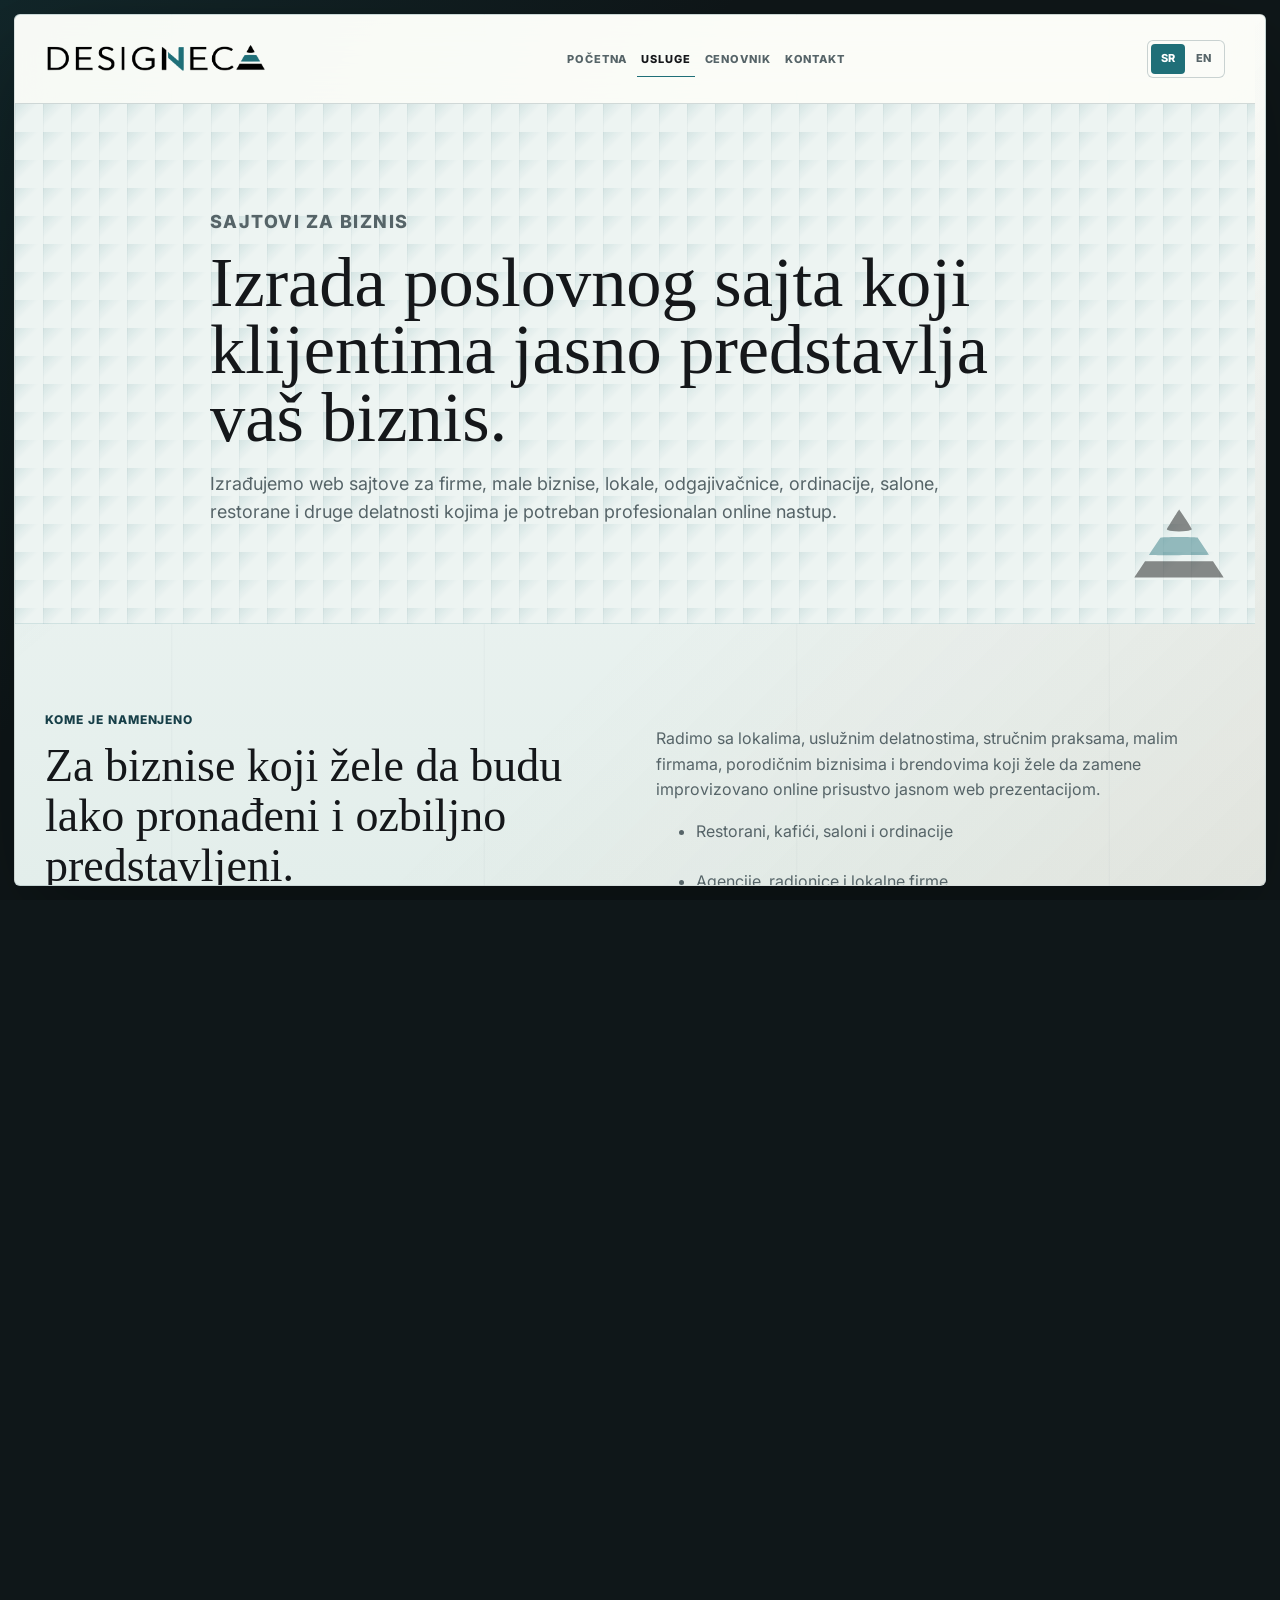
<file: sajtovi-za-biznis.html>
<!DOCTYPE html>
<html lang="sr">
<head>
  <meta charset="UTF-8">
  <meta name="viewport" content="width=device-width, initial-scale=1.0">
  <title>Izrada poslovnih web sajtova | Designeca</title>
  <meta name="description" content="Izrada poslovnih web sajtova po meri za firme, lokale, ordinacije, salone i druge delatnosti u Srbiji i regionu. Zatražite procenu projekta.">
  <meta name="robots" content="index, follow, max-image-preview:large">
  <link rel="canonical" href="https://designeca.rs/sajtovi-za-biznis.html">
  <meta property="og:locale" content="sr_RS">
  <meta property="og:type" content="website">
  <meta property="og:site_name" content="Designeca">
  <meta property="og:title" content="Izrada poslovnih web sajtova | Designeca">
  <meta property="og:description" content="Profesionalni poslovni sajtovi po meri koji grade poverenje i dovode klijente do kontakta.">
  <meta property="og:url" content="https://designeca.rs/sajtovi-za-biznis.html">
  <meta property="og:image" content="https://designeca.rs/img/designeca-big.png">
  <meta name="twitter:card" content="summary_large_image">
  <link rel="preconnect" href="https://fonts.googleapis.com">
  <link rel="preconnect" href="https://fonts.gstatic.com" crossorigin>
  <link href="https://fonts.googleapis.com/css2?family=Inter:wght@400;500;600;700;800&display=swap" rel="stylesheet">
  <link rel="icon" href="img/favicon.svg" type="image/svg+xml">
  <link rel="stylesheet" href="style.css">
  <script type="application/ld+json">
  {
    "@context": "https://schema.org",
    "@type": "Service",
    "name": "Izrada poslovnih web sajtova",
    "serviceType": "Dizajn i izrada poslovnog web sajta po meri",
    "provider": {
      "@type": "Organization",
      "name": "Designeca",
      "url": "https://designeca.rs/"
    },
    "areaServed": ["Srbija", "Region"],
    "url": "https://designeca.rs/sajtovi-za-biznis.html",
    "offers": {
      "@type": "Offer",
      "priceCurrency": "EUR",
      "price": "350",
      "description": "Početna cena izrade poslovnog web sajta."
    }
  }
  </script>
</head>
<body>
  <header class="site-header">
    <nav class="nav container" aria-label="Glavna navigacija">
      <a class="logo" href="index.html"><img src="img/designeca-logo.png" alt="Designeca"></a>
      <button class="nav-toggle" type="button" aria-expanded="false" aria-controls="navMenu"><span></span><span></span><span></span><span class="sr-only">Otvori navigaciju</span></button>
      <div class="nav-menu" id="navMenu"><a href="index.html">Početna</a><a class="active" href="usluge.html">Usluge</a><a href="cenovnik.html">Cenovnik</a><a href="kontakt.html">Kontakt</a></div>
    </nav>
  </header>

  <main>
    <section class="page-hero">
      <div class="container narrow reveal">
        <p class="eyebrow">Sajtovi za biznis</p>
        <h1>Izrada poslovnog sajta koji klijentima jasno predstavlja vaš biznis.</h1>
        <p>Izrađujemo web sajtove za firme, male biznise, lokale, odgajivačnice, ordinacije, salone, restorane i druge delatnosti kojima je potreban profesionalan online nastup.</p>
      </div>
    </section>

    <section class="section">
      <div class="container two-column">
        <div class="section-heading reveal">
          <p class="eyebrow">Kome je namenjeno</p>
          <h2>Za biznise koji žele da budu lako pronađeni i ozbiljno predstavljeni.</h2>
        </div>
        <div class="feature-list reveal">
          <p>Radimo sa lokalima, uslužnim delatnostima, stručnim praksama, malim firmama, porodičnim biznisima i brendovima koji žele da zamene improvizovano online prisustvo jasnom web prezentacijom.</p>
          <ul>
            <li>Restorani, kafići, saloni i ordinacije</li>
            <li>Agencije, radionice i lokalne firme</li>
            <li>Odgajivačnice, klubovi i specijalizovane delatnosti</li>
            <li>Preduzetnici kojima je potreban kredibilan nastup</li>
          </ul>
        </div>
      </div>
    </section>

    <section class="section services-band">
      <div class="container">
        <div class="section-heading center reveal">
          <p class="eyebrow">Šta uključuje</p>
          <h2>Sve što je potrebno za pregledan poslovni sajt</h2>
        </div>
        <div class="cards-grid business-includes">
          <article class="card reveal"><h3>Struktura sajta</h3><p>Planiramo stranice i sekcije tako da posetilac brzo razume ponudu.</p></article>
          <article class="card reveal"><h3>Responzivan dizajn</h3><p>Sajt prilagođavamo telefonu, tabletu i desktop ekranu.</p></article>
          <article class="card reveal"><h3>Kontakt tok</h3><p>Postavljamo jasne kontakt opcije, upite, lokaciju i pozive na akciju.</p></article>
        </div>
      </div>
    </section>

    <section class="section">
      <div class="container split">
        <div class="section-heading reveal">
          <p class="eyebrow">Prednosti</p>
          <h2>Poslovni sajt pomaže da poverenje počne pre prvog poziva.</h2>
        </div>
        <div class="stack-list reveal">
          <div><strong>Profesionalan utisak</strong><p>Klijenti dobijaju jasnu sliku o vašem radu, prostoru, uslugama i načinu kontakta.</p></div>
          <div><strong>Bolja dostupnost</strong><p>Važne informacije su dostupne u svakom trenutku, bez prepiski i dodatnih objašnjenja.</p></div>
          <div><strong>Jasniji upiti</strong><p>Dobro strukturisan sajt usmerava posetioce ka pozivu, poruci ili rezervaciji.</p></div>
        </div>
      </div>
    </section>

    <section class="section process-section">
      <div class="container">
        <div class="section-heading reveal">
          <p class="eyebrow">Moguće sekcije</p>
          <h2>Primeri sekcija poslovnog sajta</h2>
        </div>
        <div class="tag-cloud reveal">
          <span>Početna</span><span>O nama</span><span>Usluge</span><span>Cenovnik</span><span>Galerija</span><span>Recenzije</span><span>Lokacija</span><span>Kontakt forma</span><span>FAQ</span>
        </div>
      </div>
    </section>

    <section class="cta-section"><div class="container cta-inner reveal"><p class="eyebrow">Pokrenimo poslovni sajt</p><h2>Pošaljite nam nekoliko informacija o biznisu, a mi ćemo predložiti strukturu sajta.</h2><a class="btn btn-primary" href="kontakt.html">Kontaktirajte nas</a></div></section>
  </main>

  <footer class="site-footer">
    <div class="container footer-grid"><div><a class="logo" href="index.html"><img src="img/designeca-logo.png" alt="Designeca"></a><p>Dizajniramo i izrađujemo moderne web sajtove za male biznise, usluge i događaje.</p></div><div><h2>Navigacija</h2><a href="usluge.html">Usluge</a><a href="cenovnik.html">Cenovnik</a><a href="kontakt.html">Kontakt</a></div><div><h2>Kontakt</h2><a href="mailto:info@designeca.rs">info@designeca.rs</a><a href="tel:+381643239990">+381 64 323 9990</a><a href="kontakt.html">Pošaljite upit</a></div></div>
    <div class="container footer-bottom">© 2026 Designeca. Sva prava zadržana.</div>
  </footer>
  <script src="script.js"></script>
</body>
</html>
</file>
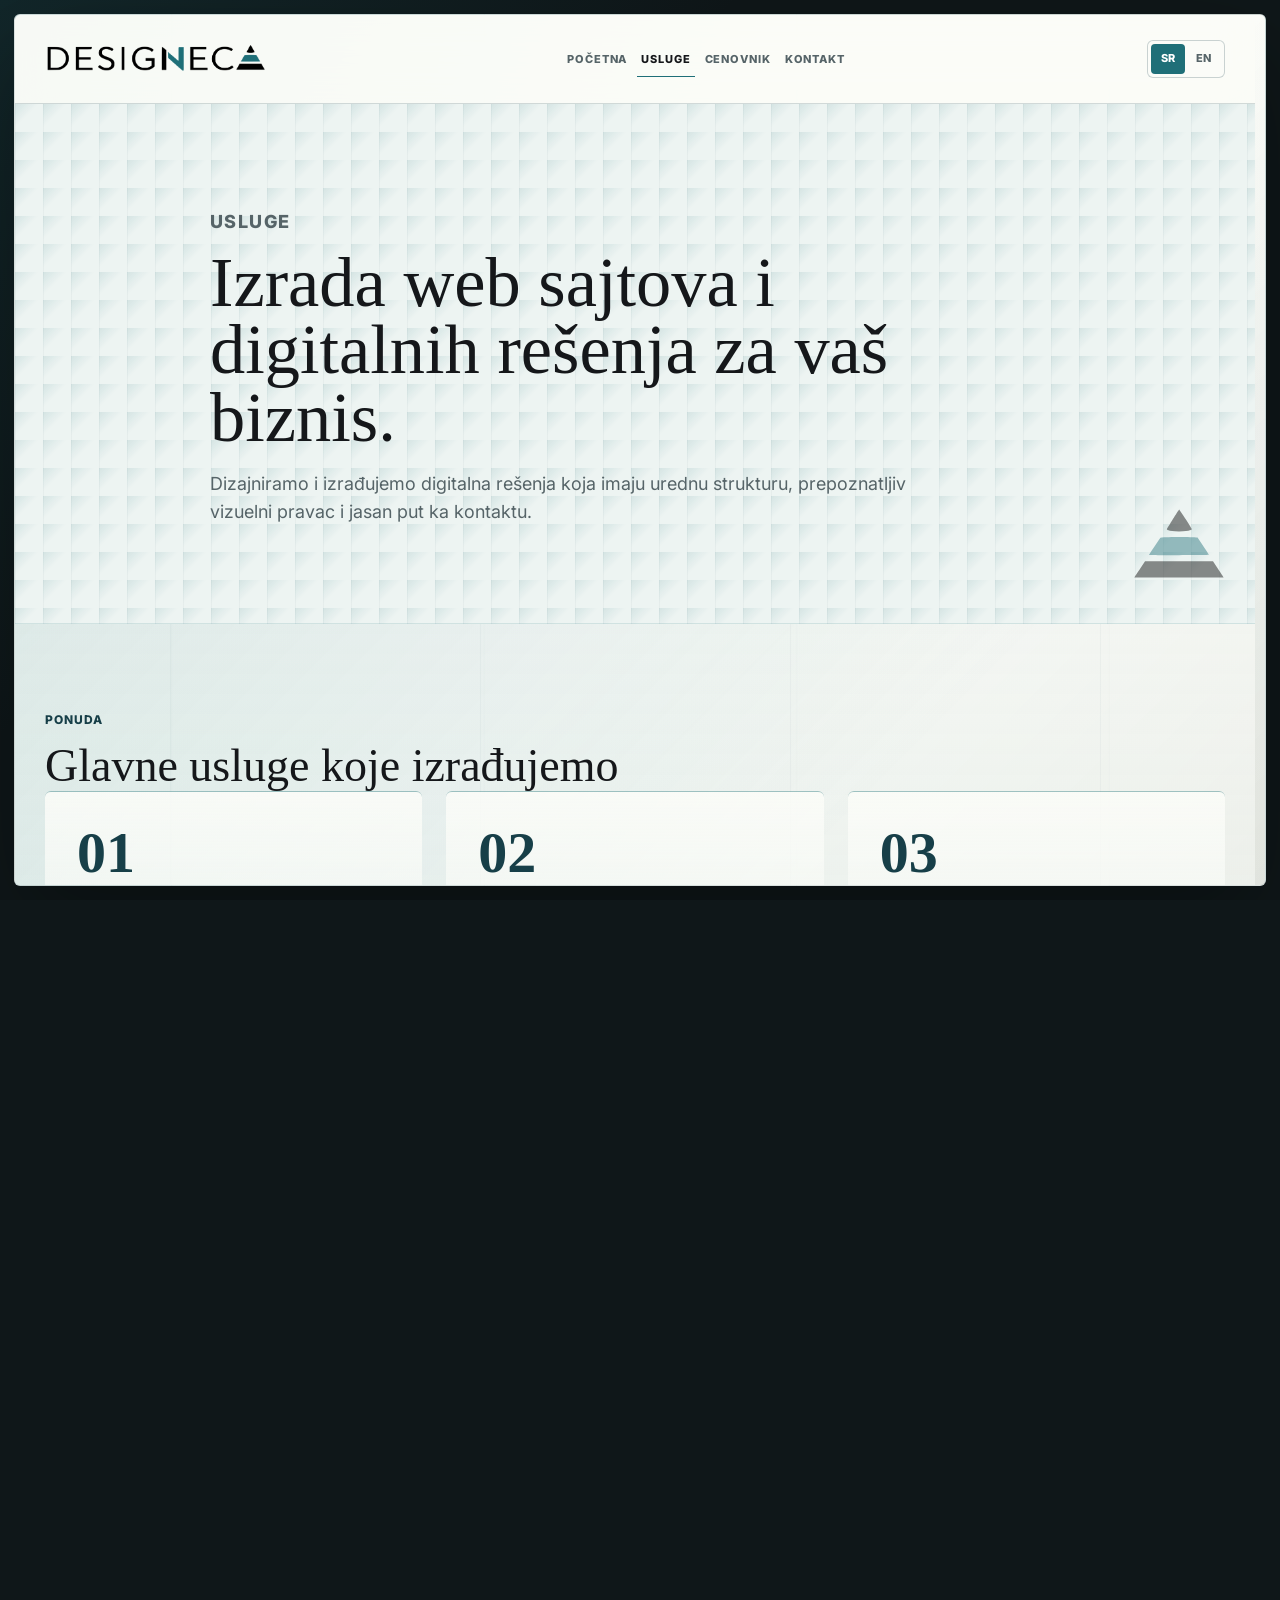
<file: usluge.html>
<!DOCTYPE html>
<html lang="sr">
<head>
  <meta charset="UTF-8">
  <meta name="viewport" content="width=device-width, initial-scale=1.0">
  <title>Usluge izrade web sajtova | Designeca</title>
  <meta name="description" content="Izrada poslovnih sajtova, sajtova za uslužne delatnosti, landing stranica i redizajn postojećih sajtova. Pogledajte Designeca web usluge.">
  <meta name="robots" content="index, follow, max-image-preview:large">
  <link rel="canonical" href="https://designeca.rs/usluge.html">
  <meta property="og:locale" content="sr_RS">
  <meta property="og:type" content="website">
  <meta property="og:site_name" content="Designeca">
  <meta property="og:title" content="Usluge izrade web sajtova | Designeca">
  <meta property="og:description" content="Web sajtovi po meri, landing stranice, redizajn i održavanje za biznise i preduzetnike.">
  <meta property="og:url" content="https://designeca.rs/usluge.html">
  <meta property="og:image" content="https://designeca.rs/img/designeca-big.png">
  <meta name="twitter:card" content="summary_large_image">
  <link rel="preconnect" href="https://fonts.googleapis.com">
  <link rel="preconnect" href="https://fonts.gstatic.com" crossorigin>
  <link href="https://fonts.googleapis.com/css2?family=Inter:wght@400;500;600;700;800&display=swap" rel="stylesheet">
  <link rel="icon" href="img/favicon.svg" type="image/svg+xml">
  <link rel="stylesheet" href="style.css">
</head>
<body>
  <header class="site-header">
    <nav class="nav container" aria-label="Glavna navigacija">
      <a class="logo" href="index.html"><img src="img/designeca-logo.png" alt="Designeca"></a>
      <button class="nav-toggle" type="button" aria-expanded="false" aria-controls="navMenu"><span></span><span></span><span></span><span class="sr-only">Otvori navigaciju</span></button>
      <div class="nav-menu" id="navMenu"><a href="index.html">Početna</a><a class="active" href="usluge.html">Usluge</a><a href="cenovnik.html">Cenovnik</a><a href="kontakt.html">Kontakt</a></div>
    </nav>
  </header>

  <main>
    <section class="page-hero">
      <div class="container narrow reveal">
        <p class="eyebrow">Usluge</p>
        <h1>Izrada web sajtova i digitalnih rešenja za vaš biznis.</h1>
        <p>Dizajniramo i izrađujemo digitalna rešenja koja imaju urednu strukturu, prepoznatljiv vizuelni pravac i jasan put ka kontaktu.</p>
      </div>
    </section>

    <section class="section services-band">
      <div class="container">
        <div class="section-heading reveal">
          <p class="eyebrow">Ponuda</p>
          <h2>Glavne usluge koje izrađujemo</h2>
        </div>
        <div class="cards-grid services-grid editorial-services" aria-label="Lista usluga">
          <article class="card reveal" id="biznis">
            <span class="card-icon">01</span>
            <h3>Sajtovi za biznis</h3>
            <p>Poslovni sajtovi za firme, lokale, ordinacije, salone, restorane i druge delatnosti.</p>
            <a href="sajtovi-za-biznis.html">Saznajte više</a>
          </article>
          <article class="card reveal" id="pozivnice">
            <span class="card-icon">02</span>
            <h3>Interaktivne pozivnice</h3>
            <p>Uskoro u ponudi: digitalne pozivnice za venčanja, rođendane, mature, proslave i posebne događaje.</p>
            <span class="text-link">Uskoro u ponudi</span>
          </article>
          <article class="card reveal" id="licni">
            <span class="card-icon">03</span>
            <h3>Sajtovi za prezentaciju usluga</h3>
            <p>Pregledni sajtovi za trenere, edukatore, fotografe, konsultante i lične brendove.</p>
            <a href="prezentacija-usluga.html">Saznajte više</a>
          </article>
          <article class="card reveal">
            <span class="card-icon">04</span>
            <h3>Landing stranice</h3>
            <p>Stranice za kampanje, ponude i promocije sa jasnim tokom i jakim pozivom na akciju.</p>
          </article>
          <article class="card reveal">
            <span class="card-icon">05</span>
            <h3>Redizajn postojećih sajtova</h3>
            <p>Osvežavamo strukturu, vizuelni identitet i korisničko iskustvo postojećih web sajtova.</p>
          </article>
          <article class="card reveal">
            <span class="card-icon">06</span>
            <h3>Održavanje sajtova</h3>
            <p>Pomažemo oko izmena sadržaja, tehničkih podešavanja i kontinuiranog unapređenja.</p>
          </article>
        </div>
      </div>
    </section>

    <section class="cta-section">
      <div class="container cta-inner reveal">
        <p class="eyebrow">Niste sigurni šta vam treba?</p>
        <h2>Pošaljite nam kratak opis, a mi ćemo predložiti najpraktičniji format.</h2>
        <a class="btn btn-primary" href="kontakt.html">Kontaktirajte nas</a>
      </div>
    </section>
  </main>

  <footer class="site-footer">
    <div class="container footer-grid"><div><a class="logo" href="index.html"><img src="img/designeca-logo.png" alt="Designeca"></a><p>Dizajniramo i izrađujemo moderne web sajtove za male biznise, usluge i događaje.</p></div><div><h2>Navigacija</h2><a href="usluge.html">Usluge</a><a href="cenovnik.html">Cenovnik</a><a href="kontakt.html">Kontakt</a></div><div><h2>Kontakt</h2><a href="mailto:info@designeca.rs">info@designeca.rs</a><a href="tel:+381643239990">+381 64 323 9990</a><a href="kontakt.html">Pošaljite upit</a></div></div>
    <div class="container footer-bottom">© 2026 Designeca. Sva prava zadržana.</div>
  </footer>
  <script src="script.js"></script>
</body>
</html>
</file>
<file: style.css>
/* Design tokens */
:root {
  --bg: #edf4f2;
  --outside: #0f1719;
  --surface: #fbfcf8;
  --surface-soft: #dcebe7;
  --text: #15171a;
  --muted: #566468;
  --line: #9eb1b2;
  --accent: #1f6f78;
  --accent-dark: #173f48;
  --cool: #1f6f78;
  --cool-dark: #173f48;
  --cool-soft: #d7e8e3;
  --warm: #c86f45;
  --shadow: 0 26px 70px rgba(15, 23, 25, 0.14);
  --radius: 6px;
  --container: 1180px;
}

* {
  box-sizing: border-box;
}

html {
  height: 100%;
  overflow: hidden;
  scroll-behavior: smooth;
  background:
    linear-gradient(135deg, rgba(31, 111, 120, 0.18), transparent 34%),
    var(--outside);
}

body {
  width: min(calc(100% - 28px), 1520px);
  height: calc(100dvh - 28px);
  margin: 14px auto;
  overflow-y: auto;
  overflow-x: hidden;
  font-family: "Inter", Arial, sans-serif;
  color: var(--text);
  background:
    linear-gradient(90deg, rgba(23, 63, 72, 0.035) 1px, transparent 1px) center top / 25% 100%,
    linear-gradient(140deg, rgba(31, 111, 120, 0.16), transparent 34%),
    linear-gradient(315deg, rgba(200, 111, 69, 0.08), transparent 42%),
    linear-gradient(180deg, #fbfcf8 0%, #edf4f2 46%, #e3eeeb 100%),
    var(--bg);
  border: 1px solid rgba(158, 177, 178, 0.36);
  border-radius: 6px;
  box-shadow: 0 38px 100px rgba(0, 0, 0, 0.34);
  line-height: 1.6;
  scrollbar-gutter: stable;
}

body::-webkit-scrollbar {
  width: 10px;
}

body::-webkit-scrollbar-track {
  background: #e7efed;
}

body::-webkit-scrollbar-thumb {
  background: #92aaab;
  border: 2px solid #e7efed;
  border-radius: 999px;
}

body.nav-open {
  overflow: hidden;
}

.promo-board {
  position: relative;
  z-index: 5;
  overflow: hidden;
  contain: paint;
  color: #fff;
  background:
    repeating-linear-gradient(-45deg, rgba(255, 255, 255, 0.045) 0 8px, transparent 8px 16px),
    #c29b63;
  border-bottom: 1px solid rgba(15, 23, 25, 0.22);
}

.promo-track {
  display: flex;
  width: max-content;
  backface-visibility: hidden;
  will-change: transform;
  animation: promo-scroll 22s linear infinite;
}

.promo-content {
  display: flex;
  flex-shrink: 0;
  align-items: center;
  gap: 24px;
  min-width: max-content;
  padding: 11px 42px;
  font-size: 12px;
  letter-spacing: 0.06em;
  text-transform: uppercase;
}

.promo-content::after {
  width: 6px;
  height: 6px;
  margin-left: 18px;
  border-radius: 50%;
  background: #fff;
  content: "";
}

.promo-content strong {
  padding: 2px 8px;
  color: #c29b63;
  background: #fff;
  border-radius: 2px;
  font-weight: 800;
}

.promo-content b {
  font-weight: 800;
}

.promo-content i {
  padding-bottom: 1px;
  border-bottom: 1px solid rgba(255, 255, 255, 0.72);
  font-style: normal;
  font-weight: 800;
}

.promo-board:hover .promo-track,
.promo-board:focus-within .promo-track {
  animation-play-state: paused;
}

@keyframes promo-scroll {
  to {
    transform: translate3d(-50%, 0, 0);
  }
}

a {
  color: inherit;
  text-decoration: none;
}

img,
svg {
  max-width: 100%;
}

.container {
  width: min(100% - 34px, var(--container));
  margin: 0 auto;
}

.narrow {
  max-width: 850px;
}

.sr-only {
  position: absolute;
  width: 1px;
  height: 1px;
  padding: 0;
  margin: -1px;
  overflow: hidden;
  clip: rect(0, 0, 0, 0);
  white-space: nowrap;
  border: 0;
}

/* Shared header and navigation */
.site-header {
  position: sticky;
  top: 0;
  z-index: 50;
  background: rgba(251, 252, 248, 0.88);
  border-bottom: 1px solid rgba(23, 63, 72, 0.18);
  backdrop-filter: blur(18px);
}

.nav {
  position: relative;
  min-height: 88px;
  display: flex;
  align-items: center;
  justify-content: space-between;
  gap: 22px;
}

.logo {
  display: inline-flex;
  align-items: center;
  gap: 10px;
  font-weight: 800;
  letter-spacing: 0;
}

.logo img {
  display: block;
  width: clamp(150px, 18vw, 220px);
  height: auto;
}

.nav-menu {
  display: flex;
  align-items: center;
  gap: 6px;
}

.nav-menu a {
  padding: 10px 4px 7px;
  border-bottom: 1px solid transparent;
  border-radius: 0;
  color: var(--muted);
  font-size: 11px;
  font-weight: 800;
  letter-spacing: 0.08em;
  text-transform: uppercase;
  transition: color 180ms ease, border-color 180ms ease;
}

.nav-menu a:hover,
.nav-menu a.active {
  color: var(--text);
  background: transparent;
  border-color: var(--cool);
}

.language-switch {
  display: inline-flex;
  align-items: center;
  gap: 2px;
  padding: 3px;
  border: 1px solid rgba(23, 63, 72, 0.22);
  border-radius: var(--radius);
  background: rgba(251, 252, 248, 0.70);
}

.language-switch button {
  min-width: 34px;
  min-height: 30px;
  padding: 6px 8px;
  border: 0;
  border-radius: 4px;
  color: var(--muted);
  background: transparent;
  font: inherit;
  font-size: 11px;
  font-weight: 800;
  letter-spacing: 0.04em;
  cursor: pointer;
}

.language-switch button.active {
  color: #fff;
  background: var(--cool);
}

.nav-toggle {
  display: none;
  width: 44px;
  height: 44px;
  border: 1px solid var(--line);
  border-radius: var(--radius);
  background: var(--surface);
  padding: 10px;
}

.nav-toggle span:not(.sr-only) {
  display: block;
  height: 2px;
  margin: 5px 0;
  background: var(--text);
  border-radius: 99px;
}

/* Home hero and visual mockup */
.hero {
  position: relative;
  display: flex;
  align-items: center;
  min-height: calc(100dvh - 158px);
  overflow: hidden;
  padding: 72px 0 110px;
  border-bottom: 0;
  background:
    linear-gradient(90deg, rgba(23, 63, 72, 0.04) 1px, transparent 1px) center top / 25% 100%,
    linear-gradient(135deg, rgba(31, 111, 120, 0.20), transparent 34%),
    linear-gradient(300deg, rgba(200, 111, 69, 0.10), transparent 42%),
    linear-gradient(180deg, rgba(251, 252, 248, 0.98), rgba(227, 238, 235, 0.92));
  background-size: 25% 100%, 140% 140%, 140% 140%, 100% 100%;
}

.hero::before {
  content: "DESIGNECA";
  position: absolute;
  left: max(18px, calc((100% - var(--container)) / 2));
  bottom: 18px;
  color: rgba(23, 63, 72, 0.045);
  font-size: 132px;
  font-weight: 800;
  line-height: 1;
  letter-spacing: 0.08em;
  pointer-events: none;
}

.hero::after {
  content: "";
  position: absolute;
  inset: 0;
  background: linear-gradient(105deg, transparent 24%, rgba(255, 255, 255, 0.68) 48%, transparent 72%);
  transform: translateX(-100%);
  opacity: 0;
  animation: hero-light-sweep 5.6s cubic-bezier(0.22, 1, 0.36, 1) infinite;
  pointer-events: none;
}

.hero-ambient {
  position: absolute;
  inset: 0;
  overflow: hidden;
  pointer-events: none;
}

.hero-ambient::before {
  content: none;
}

.hero-ambient span {
  position: absolute;
  border-radius: 50%;
  filter: blur(1px);
  opacity: 0.72;
  will-change: transform;
}

.hero-ambient span:nth-child(1) {
  top: -18%;
  right: 4%;
  width: min(42vw, 620px);
  aspect-ratio: 1;
  background: radial-gradient(circle, rgba(31, 111, 120, 0.36), transparent 68%);
  animation: hero-float-one 9s ease-in-out infinite alternate;
}

.hero-ambient span:nth-child(2) {
  bottom: -32%;
  left: 18%;
  width: min(38vw, 540px);
  aspect-ratio: 1;
  background: radial-gradient(circle, rgba(200, 111, 69, 0.24), transparent 68%);
  animation: hero-float-two 11s ease-in-out infinite alternate;
}

.hero-logo-build {
  position: absolute;
  top: 50%;
  right: max(5%, calc((100% - var(--container)) / 2));
  width: clamp(190px, 23vw, 330px);
  height: auto;
  overflow: visible;
  transform: translateY(-55%);
  filter: drop-shadow(0 28px 44px rgba(23, 63, 72, 0.14));
  animation: logo-complete-glow 5.6s ease-in-out infinite;
}

.hero-logo-build .logo-layer {
  opacity: 0;
  transform: translateY(36px);
  transform-origin: center;
  will-change: opacity, transform;
}

.hero-logo-build .logo-layer-base {
  fill: var(--text);
  animation: logo-build-base 5.6s cubic-bezier(0.22, 1, 0.36, 1) infinite;
}

.hero-logo-build .logo-layer-middle {
  fill: var(--cool);
  animation: logo-build-middle 5.6s cubic-bezier(0.22, 1, 0.36, 1) infinite;
}

.hero-logo-build .logo-layer-top {
  fill: var(--text);
  animation: logo-build-top 5.6s cubic-bezier(0.22, 1, 0.36, 1) infinite;
}

.hero-scroll {
  position: absolute;
  right: max(18px, calc((100% - var(--container)) / 2));
  bottom: 28px;
  z-index: 2;
  display: flex;
  align-items: center;
  gap: 12px;
  color: var(--cool-dark);
  font-size: 10px;
  font-weight: 800;
  letter-spacing: 0.1em;
  text-transform: uppercase;
}

.hero-scroll i {
  position: relative;
  display: block;
  width: 1px;
  height: 42px;
  overflow: hidden;
  background: rgba(31, 111, 120, 0.24);
}

.hero-scroll i::after {
  position: absolute;
  inset: 0;
  background: var(--cool);
  animation: hero-scroll-line 2s ease-in-out infinite;
  content: "";
}

@keyframes hero-light-sweep {
  0%, 44% {
    opacity: 0;
    transform: translateX(-110%);
  }
  48% {
    opacity: 1;
  }
  70% {
    opacity: 0.9;
    transform: translateX(110%);
  }
  71%, 100% {
    opacity: 0;
    transform: translateX(110%);
  }
}

@keyframes logo-complete-glow {
  0%, 35%, 76%, 100% {
    filter: drop-shadow(0 28px 44px rgba(23, 63, 72, 0.14));
  }
  48%, 62% {
    filter:
      drop-shadow(0 28px 44px rgba(23, 63, 72, 0.18))
      drop-shadow(0 0 24px rgba(255, 255, 255, 0.9));
  }
}

@keyframes hero-float-one {
  to {
    transform: translate(-10%, 12%) scale(1.12);
  }
}

@keyframes hero-float-two {
  to {
    transform: translate(14%, -10%) scale(0.9);
  }
}

@keyframes logo-build-base {
  0%, 5%, 100% { opacity: 0; transform: translateY(42px); }
  14%, 82% { opacity: 1; transform: translateY(0); }
  92% { opacity: 0; transform: translateY(-8px); }
}

@keyframes logo-build-middle {
  0%, 14%, 100% { opacity: 0; transform: translateY(42px); }
  25%, 82% { opacity: 1; transform: translateY(0); }
  92% { opacity: 0; transform: translateY(-8px); }
}

@keyframes logo-build-top {
  0%, 25%, 100% { opacity: 0; transform: translateY(42px); }
  36%, 82% { opacity: 1; transform: translateY(0); }
  92% { opacity: 0; transform: translateY(-8px); }
}

@keyframes hero-scroll-line {
  0% {
    transform: translateY(-100%);
  }
  50%, 100% {
    transform: translateY(100%);
  }
}

.hero-grid,
.split,
.two-column,
.contact-grid {
  display: grid;
  gap: 42px;
}

.hero-grid {
  align-items: center;
  position: relative;
  z-index: 1;
}

.hero-centered {
  display: block;
}

.hero-centered .hero-content {
  max-width: 1180px;
  margin: 0 auto;
  padding: 0 clamp(220px, 27vw, 360px) 0 0;
  border-top: 0;
  text-align: left;
}

.hero-content h1 {
  animation: hero-copy-in 900ms cubic-bezier(0.22, 1, 0.36, 1) both;
}

.hero-content .hero-text {
  animation: hero-copy-in 900ms 180ms cubic-bezier(0.22, 1, 0.36, 1) both;
}

.hero-content .hero-actions {
  animation: hero-copy-in 900ms 320ms cubic-bezier(0.22, 1, 0.36, 1) both;
}

@keyframes hero-copy-in {
  from {
    opacity: 0;
    transform: translateY(34px);
  }
  to {
    opacity: 1;
    transform: translateY(0);
  }
}

.hero-centered .hero-text {
  max-width: 620px;
  margin: 22px 0 0;
  padding: 18px 0 0;
  border-top: 1px solid rgba(31, 111, 120, 0.34);
  font-size: clamp(18px, 2vw, 22px);
  line-height: 1.55;
}

.hero-centered .hero-actions {
  justify-content: flex-start;
  max-width: 680px;
  margin-left: 0;
}

.eyebrow {
  margin: 0 0 12px;
  color: var(--cool-dark);
  font-size: 12px;
  font-weight: 800;
  text-transform: uppercase;
  letter-spacing: 0.08em;
}

h1,
h2,
h3,
p {
  overflow-wrap: anywhere;
}

h1 {
  margin: 0;
  font-family: Georgia, "Times New Roman", serif;
  font-size: 48px;
  font-weight: 500;
  line-height: 0.9;
  letter-spacing: 0;
  max-width: 1050px;
}

h2 {
  margin: 0;
  font-family: Georgia, "Times New Roman", serif;
  font-size: 30px;
  font-weight: 500;
  line-height: 1.08;
  letter-spacing: 0;
}

h3 {
  margin: 0 0 10px;
  font-size: 20px;
  font-weight: 800;
  line-height: 1.25;
}

.hero-text,
.page-hero p,
.rich-text p,
.section-heading + p {
  color: var(--muted);
  font-size: 18px;
}

.hero-actions {
  display: flex;
  flex-wrap: wrap;
  gap: 12px;
  margin-top: 30px;
}

.btn {
  display: inline-flex;
  align-items: center;
  justify-content: center;
  min-height: 48px;
  padding: 13px 18px;
  border: 1px solid transparent;
  border-radius: var(--radius);
  letter-spacing: 0.04em;
  text-transform: uppercase;
  font-size: 12px;
  font-weight: 800;
  transition: transform 180ms ease, box-shadow 180ms ease, background 180ms ease;
}

.btn:hover {
  transform: translateY(-2px);
}

.btn-primary {
  color: #fff;
  background: var(--cool);
  box-shadow: 0 16px 36px rgba(31, 111, 120, 0.25);
}

.btn-primary:hover {
  background: var(--cool-dark);
}

.btn-secondary {
  color: var(--text);
  background: rgba(251, 252, 248, 0.72);
  border-color: rgba(23, 63, 72, 0.28);
}

.mockup-showcase {
  margin-top: 26px;
  text-align: left;
  overflow: hidden;
  border-top: 0;
}

.projects-showcase {
  scroll-margin-top: 88px;
  padding: 64px 0 72px;
  background: linear-gradient(180deg, rgba(251, 252, 248, 0.74), rgba(227, 238, 235, 0.72));
}

.mockup-section-heading {
  margin-top: 0;
}

.mockup-section-heading .eyebrow {
  margin: 0;
}

.mockup-slider {
  position: relative;
  height: min(52vh, 470px);
  min-height: 380px;
  overflow: hidden;
  cursor: grab;
  user-select: none;
  touch-action: pan-y;
  border: 1px solid rgba(31, 111, 120, 0.18);
  border-radius: var(--radius);
  background:
    linear-gradient(135deg, rgba(31, 111, 120, 0.18), transparent 34%),
    linear-gradient(315deg, rgba(200, 111, 69, 0.10), transparent 42%),
    linear-gradient(90deg, rgba(23, 63, 72, 0.045) 1px, transparent 1px) center top / 25% 100%,
    linear-gradient(180deg, rgba(251, 252, 248, 0.94), rgba(215, 232, 227, 0.46));
  box-shadow: inset 0 1px 0 rgba(255, 255, 255, 0.7);
}

.mockup-slider.dragging {
  cursor: grabbing;
}

.mockup-slide {
  position: absolute;
  top: 50%;
  left: 50%;
  width: min(330px, 52vw);
  border: 0;
  background: transparent;
  overflow: hidden;
  opacity: 0;
  transform: translate(-50%, -50%) scale(0.58);
  transform-origin: center;
  transition: opacity 420ms ease, transform 420ms cubic-bezier(0.22, 1, 0.36, 1), filter 420ms ease;
  filter: saturate(0.72);
  will-change: transform, opacity, filter;
  pointer-events: none;
}

.mockup-slide.active {
  opacity: 1;
  z-index: 3;
  transform: translate(-50%, -50%) scale(1);
  filter: saturate(1);
  pointer-events: auto;
}

.mockup-slide.prev {
  opacity: 0.58;
  z-index: 2;
  transform: translate(calc(-50% - 280px), -50%) scale(0.72);
  pointer-events: auto;
}

.mockup-slide.next {
  opacity: 0.58;
  z-index: 2;
  transform: translate(calc(-50% + 280px), -50%) scale(0.72);
  pointer-events: auto;
}

.mockup-slide img {
  display: block;
  width: 100%;
  height: min(48vh, 440px);
  object-fit: contain;
  object-position: top center;
  pointer-events: none;
  filter: brightness(1) drop-shadow(0 22px 34px rgba(0, 0, 0, 0.18));
  transition: filter 220ms ease;
}

.mockup-project-link {
  position: absolute;
  inset: 2% 3%;
  display: grid;
  place-items: center;
  border-radius: 17% / 9%;
  color: #fff;
  background: transparent;
  opacity: 0;
  pointer-events: none;
  transition: opacity 220ms ease;
}

.mockup-slide.active .mockup-project-link {
  pointer-events: auto;
}

.mockup-project-link span {
  display: flex;
  flex-direction: column;
  align-items: center;
  gap: 3px;
  padding: 14px 20px;
  border: 1px solid rgba(255, 255, 255, 0.72);
  border-radius: var(--radius);
  background: rgba(9, 28, 32, 0.78);
  letter-spacing: 0.05em;
  text-transform: uppercase;
  font-size: 12px;
  font-weight: 800;
  transform: translateY(8px);
  transition: transform 220ms ease, background 180ms ease;
}

.mockup-project-link small {
  font-size: 9px;
  font-weight: 600;
  letter-spacing: 0.12em;
  opacity: 0.72;
}

.mockup-slide.active:hover .mockup-project-link,
.mockup-project-link:focus-visible {
  opacity: 1;
}

.mockup-slide.active:hover img,
.mockup-slide.active:focus-within img {
  filter: brightness(0.48) drop-shadow(0 22px 34px rgba(0, 0, 0, 0.18));
}

.mockup-slide.active:hover .mockup-project-link span,
.mockup-project-link:focus-visible span {
  transform: translateY(0);
}

.mockup-project-link:hover span {
  background: var(--cool-dark);
}

.marquee-band {
  overflow: hidden;
  color: #fff;
  background: var(--text);
  border-top: 1px solid rgba(255, 255, 255, 0.12);
  border-bottom: 1px solid rgba(255, 255, 255, 0.12);
}

.marquee-track {
  display: flex;
  width: max-content;
  animation: marquee-scroll 28s linear infinite;
}

.marquee-content {
  display: flex;
  flex-shrink: 0;
  align-items: center;
}

.marquee-content span {
  display: inline-flex;
  align-items: center;
  padding: 20px 34px;
  white-space: nowrap;
  letter-spacing: 0.08em;
  text-transform: uppercase;
  font-size: 13px;
  font-weight: 800;
}

.marquee-content span::after {
  width: 7px;
  height: 7px;
  margin-left: 68px;
  border-radius: 50%;
  background: var(--accent);
  content: "";
}

.marquee-band:hover .marquee-track {
  animation-play-state: paused;
}

@keyframes marquee-scroll {
  to {
    transform: translateX(-50%);
  }
}

.studio-visual {
  position: relative;
  min-height: 500px;
}

.browser-card,
.metric-card,
.phone-preview,
.contact-form,
.contact-card {
  border: 1px solid rgba(31, 111, 120, 0.18);
  border-radius: var(--radius);
  background: rgba(251, 252, 248, 0.88);
  box-shadow: none;
}

.browser-card {
  position: relative;
  overflow: hidden;
  border-color: rgba(31, 111, 120, 0.24);
  transform: rotate(-1.4deg);
}

.browser-card::before {
  content: "01";
  position: absolute;
  top: 18px;
  right: 20px;
  z-index: 2;
  color: var(--accent);
  font-size: 42px;
  font-weight: 800;
  line-height: 1;
}

.browser-bar {
  display: none;
}

.browser-bar span {
  width: 9px;
  height: 9px;
  border-radius: 99px;
  background: #f2c572;
}

.browser-bar span:nth-child(2) {
  background: #d96f5d;
}

.browser-bar span:nth-child(3) {
  background: #7db78a;
}

.browser-body {
  padding: 24px 24px 30px;
}

.mock-hero {
  min-height: 220px;
  border-radius: 0;
  background:
    linear-gradient(135deg, rgba(15, 23, 25, 0.90), rgba(31, 111, 120, 0.28)),
    url("img/designeca-logo-bg.png");
  background-size: cover;
  background-position: center;
}

.mock-row {
  display: grid;
  grid-template-columns: repeat(3, 1fr);
  gap: 12px;
  margin: 16px 0;
}

.mock-row span {
  height: 88px;
  border-radius: 0;
  background:
    linear-gradient(180deg, transparent 49%, rgba(31, 111, 120, 0.24) 50%, transparent 51%),
    var(--surface-soft);
}

.mock-content {
  padding: 18px;
  border-radius: 0;
  background: #0f1719;
  color: #fff;
}

.mock-content p {
  margin: 6px 0 0;
  color: rgba(255, 255, 255, 0.72);
}

.metric-card {
  position: absolute;
  right: 12px;
  bottom: 10px;
  width: min(250px, 80%);
  padding: 20px;
  border-color: rgba(31, 111, 120, 0.24);
  transform: rotate(1.6deg);
}

.metric-card span {
  display: block;
  color: var(--accent-dark);
  font-size: 12px;
  font-weight: 800;
  text-transform: uppercase;
}

.metric-card strong {
  display: block;
  margin-top: 6px;
  font-size: 22px;
  line-height: 1.15;
}

/* Shared page sections and cards */
.section {
  padding: 86px 0;
  border-bottom: 1px solid rgba(31, 111, 120, 0.10);
}

.hero ~ .section {
  padding: 68px 0;
}

.section-heading {
  max-width: 760px;
}

.section-heading.center {
  margin: 0 0 34px;
  text-align: left;
}

.rich-text p {
  margin-top: 0;
}

.services-band,
.process-section {
  background:
    linear-gradient(90deg, rgba(23, 63, 72, 0.035) 1px, transparent 1px) center top / 25% 100%,
    linear-gradient(135deg, rgba(31, 111, 120, 0.10), transparent 44%),
    linear-gradient(180deg, rgba(251, 252, 248, 0.60), rgba(220, 235, 231, 0.38));
}

.difference-section {
  background:
    linear-gradient(90deg, rgba(23, 63, 72, 0.035) 1px, transparent 1px) center top / 25% 100%,
    linear-gradient(135deg, rgba(200, 111, 69, 0.08), transparent 38%),
    linear-gradient(180deg, rgba(251, 252, 248, 0.72), rgba(237, 244, 242, 0.58));
}

.cards-grid {
  display: grid;
  grid-template-columns: 1fr;
  gap: 16px;
}

.card,
.project-card,
.portfolio-item {
  border: 0;
  border-top: 1px solid rgba(31, 111, 120, 0.36);
  border-radius: var(--radius);
  background: rgba(251, 252, 248, 0.78);
  box-shadow: none;
  transition: transform 180ms ease, background 180ms ease;
}

.card {
  min-height: 245px;
  display: flex;
  flex-direction: column;
  padding: 22px 18px 18px 0;
}

.services-grid .card {
  padding: 30px;
}

.business-includes .card,
.service-method-cards .card {
  padding: 30px;
}

.editorial-services {
  gap: 24px;
}

.editorial-services .card {
  min-height: 305px;
  padding: 32px;
  background: linear-gradient(180deg, rgba(251, 252, 248, 0.88), rgba(215, 232, 227, 0.34));
  border-top: 1px solid rgba(31, 111, 120, 0.36);
}

.editorial-services .card-icon {
  margin-bottom: 54px;
  font-size: 58px;
  color: var(--accent-dark);
}

.editorial-services h3 {
  margin-bottom: 28px;
  font-size: 24px;
}

.editorial-services p {
  max-width: 92%;
  font-size: 20px;
  line-height: 1.55;
}

.editorial-services a {
  margin-top: 22px;
}

.card:hover,
.project-card:hover,
.portfolio-item:hover {
  transform: translateY(-2px);
  background: rgba(251, 252, 248, 0.96);
}

.card p,
.project-card p,
.portfolio-item p,
.process-item p,
.stack-list p,
.feature-list p,
.contact-card p {
  color: var(--muted);
}

.card a,
.text-link {
  color: var(--cool-dark);
  font-weight: 800;
  margin-top: auto;
  text-transform: uppercase;
  letter-spacing: 0.05em;
  font-size: 12px;
}

.card-icon {
  display: inline-flex;
  margin-bottom: 36px;
  color: var(--accent-dark);
  font-family: Georgia, "Times New Roman", serif;
  font-size: 42px;
  font-weight: 800;
  line-height: 1;
}

.price-grid {
  display: grid;
  gap: 18px;
}

.price-card {
  display: flex;
  min-height: 520px;
  flex-direction: column;
  padding: 26px 20px 22px 0;
  border-top: 1px solid rgba(31, 111, 120, 0.30);
}

.price-card.featured {
  padding-left: 22px;
  padding-right: 22px;
  background: linear-gradient(180deg, rgba(215, 232, 227, 0.48), rgba(251, 252, 248, 0.76));
  border-top-color: var(--cool);
}

.price-card strong {
  display: block;
  margin: 18px 0;
  color: var(--accent-dark);
  font-family: Georgia, "Times New Roman", serif;
  font-size: 34px;
  font-weight: 500;
  line-height: 1;
}

.price-card p,
.price-card li {
  color: var(--muted);
}

.price-card ul {
  display: grid;
  gap: 8px;
  margin: 18px 0 24px;
  padding-left: 18px;
}

.price-card .btn {
  margin-top: auto;
}

.btn-static {
  cursor: default;
}

.btn-static:hover {
  transform: none;
}

.project-grid,
.portfolio-list {
  display: grid;
  gap: 18px;
  margin-top: 28px;
}

.project-card {
  overflow: hidden;
  background: transparent;
}

.project-card > div:not(.project-preview) {
  padding: 24px;
}

.project-preview {
  min-height: 235px;
  background-size: cover;
  position: relative;
}

.project-preview::after {
  content: "";
  position: absolute;
  inset: 18px;
  border-radius: 0;
  border: 1px solid rgba(255, 255, 255, 0.48);
  background: transparent;
}

.preview-gold {
  background: linear-gradient(135deg, #30251d, #caa36c 58%, #fff1cf);
}

.preview-blue {
  background: linear-gradient(135deg, #1d3240, #6aa5b8 58%, #d9f1f4);
}

.preview-dark {
  background: linear-gradient(135deg, #17191d, #5e5149 58%, #d7c4af);
}

.process-list {
  display: grid;
  gap: 16px;
}

.process-item {
  min-height: 235px;
  padding: 24px 18px 18px 0;
  border-top: 1px solid rgba(31, 111, 120, 0.28);
  border-left: 0;
}

.process-item span {
  display: inline-grid;
  place-items: center;
  width: 34px;
  height: 34px;
  margin-bottom: 16px;
  border-radius: 0;
  color: var(--accent);
  background: transparent;
  border: 1px solid var(--accent);
  font-weight: 800;
}

.cta-section {
  padding: 92px 0;
}

.cta-inner {
  padding: 50px;
  border-radius: var(--radius);
  color: #f7fbfa;
  background:
    linear-gradient(135deg, rgba(31, 111, 120, 0.92), rgba(15, 23, 25, 0.96)),
    #0f1719;
  box-shadow: 0 24px 70px rgba(15, 23, 25, 0.18);
  position: relative;
  overflow: hidden;
}

.cta-inner::after {
  content: "";
  position: absolute;
  right: 34px;
  bottom: 34px;
  width: 58px;
  height: 58px;
  border: 1px solid rgba(169, 218, 216, 0.34);
  border-radius: 12px;
  background:
    rgba(251, 252, 248, 0.10)
    url("img/favicon.svg") center / 70% 70% no-repeat;
  opacity: 0.92;
  box-shadow: 0 14px 34px rgba(0, 0, 0, 0.18);
}

.cta-inner .eyebrow {
  color: #a9dad8;
}

.cta-inner h2 {
  max-width: 880px;
  margin-bottom: 26px;
}

/* Inner page layouts */
.page-hero {
  position: relative;
  overflow: hidden;
  padding: 104px 0 78px;
  border-bottom: 1px solid rgba(31, 111, 120, 0.14);
  background:
    linear-gradient(90deg, rgba(23, 63, 72, 0.035) 1px, transparent 1px),
    linear-gradient(135deg, rgba(31, 111, 120, 0.12), transparent 42%),
    var(--bg);
  background-size: 28px 28px;
}

.page-hero::after {
  content: "";
  position: absolute;
  right: max(18px, calc((100% - var(--container)) / 2));
  bottom: 34px;
  width: 92px;
  height: 92px;
  background: url("img/favicon.svg") center / contain no-repeat;
  opacity: 0.44;
}

.page-hero p {
  max-width: 760px;
}

.feature-list ul,
.stack-list {
  display: grid;
  gap: 14px;
}

.feature-list li {
  margin-bottom: 10px;
  color: var(--muted);
}

.stack-list div {
  padding: 20px;
  border-radius: var(--radius);
  background: rgba(251, 252, 248, 0.70);
  border: 0;
  border-top: 1px solid rgba(31, 111, 120, 0.24);
}

.stack-list strong {
  display: block;
  margin-bottom: 6px;
  font-size: 18px;
}

.tag-cloud {
  display: flex;
  flex-wrap: wrap;
  gap: 10px;
}

.tag-cloud span,
.tech-list span {
  display: inline-flex;
  padding: 9px 12px;
  border: 1px solid rgba(31, 111, 120, 0.26);
  border-radius: var(--radius);
  background: rgba(215, 232, 227, 0.24);
  color: var(--muted);
  font-size: 14px;
  font-weight: 700;
}

.phone-preview {
  width: min(100%, 350px);
  min-height: 570px;
  margin: 0 auto;
  padding: 16px;
  background: #17191d;
  transform: rotate(-1deg);
}

.phone-screen {
  min-height: 538px;
  display: flex;
  flex-direction: column;
  justify-content: center;
  gap: 18px;
  padding: 24px;
  border-radius: 8px;
  text-align: center;
  background: linear-gradient(160deg, #fbfcf8, #d7e8e3);
}

.mini-label {
  color: var(--accent-dark);
  font-size: 12px;
  font-weight: 800;
  text-transform: uppercase;
}

.countdown-row {
  display: grid;
  grid-template-columns: repeat(3, 1fr);
  gap: 8px;
}

.countdown-row span {
  padding: 12px 4px;
  border-radius: 8px;
  background: #fff;
  font-weight: 800;
}

.phone-screen button {
  min-height: 44px;
  border: 0;
  border-radius: 8px;
  color: #fff;
  background: var(--accent);
  font-weight: 800;
}

.portfolio-list {
  gap: 26px;
}

.portfolio-item {
  overflow: hidden;
  background: transparent;
}

.portfolio-item > div:not(.project-preview) {
  padding: 26px;
}

.tech-list {
  display: flex;
  flex-wrap: wrap;
  gap: 8px;
  margin: 18px 0 22px;
}

.contact-form {
  display: grid;
  gap: 10px;
  padding: 24px;
}

.contact-form label {
  font-weight: 800;
  font-size: 14px;
}

.contact-form input,
.contact-form select,
.contact-form textarea {
  width: 100%;
  border: 1px solid var(--line);
  border-radius: var(--radius);
  padding: 13px 14px;
  color: var(--text);
  background: rgba(251, 252, 248, 0.94);
  font: inherit;
}

.contact-form textarea {
  resize: vertical;
}

.form-note {
  margin: 0;
  color: var(--muted);
  font-size: 13px;
}

.inquiry-modal {
  width: 100%;
  max-width: none;
  height: 100%;
  max-height: none;
  margin: 0;
  padding: 20px;
  overflow-y: auto;
  border: 0;
  background: rgba(12, 35, 40, 0.72);
}

.inquiry-modal[open] {
  display: grid;
  place-items: center;
}

.inquiry-modal::backdrop {
  background: rgba(12, 35, 40, 0.72);
  backdrop-filter: blur(5px);
}

.inquiry-modal-panel {
  position: relative;
  width: min(100%, 620px);
  max-height: calc(100dvh - 40px);
  overflow-y: auto;
  padding: clamp(26px, 5vw, 48px);
  border: 1px solid rgba(31, 111, 120, 0.26);
  border-radius: 12px;
  background: var(--surface);
  box-shadow: 0 30px 80px rgba(6, 28, 33, 0.34);
}

.inquiry-modal-close {
  position: absolute;
  top: 16px;
  right: 16px;
  display: grid;
  width: 42px;
  height: 42px;
  place-items: center;
  padding: 0;
  border: 1px solid var(--line);
  border-radius: 50%;
  color: var(--text);
  background: transparent;
  cursor: pointer;
  font: inherit;
  font-size: 28px;
  line-height: 1;
}

.inquiry-modal-heading {
  padding-right: 36px;
}

.inquiry-modal-heading h2 {
  margin-bottom: 12px;
  font-size: clamp(28px, 5vw, 42px);
}

.inquiry-modal-heading > p:last-child {
  color: var(--muted);
}

.inquiry-form {
  display: grid;
  gap: 10px;
  margin-top: 26px;
}

.inquiry-form label {
  margin-top: 4px;
  font-size: 14px;
  font-weight: 800;
}

.inquiry-form label span {
  color: var(--muted);
  font-weight: 500;
}

.form-honeypot {
  position: absolute !important;
  left: -9999px !important;
  width: 1px !important;
  height: 1px !important;
  opacity: 0 !important;
  pointer-events: none !important;
}

.inquiry-form input,
.inquiry-form textarea {
  width: 100%;
  padding: 13px 14px;
  border: 1px solid var(--line);
  border-radius: var(--radius);
  color: var(--text);
  background: rgba(251, 252, 248, 0.94);
  font: inherit;
}

.inquiry-form textarea {
  resize: vertical;
}

.inquiry-form .btn {
  margin-top: 10px;
}

.inquiry-form.submitted > :not(.inquiry-status) {
  display: none;
}

.inquiry-form.submitted .inquiry-status {
  padding: 22px;
  color: var(--cool-dark);
  background: rgba(215, 232, 227, 0.58);
  font-size: 16px;
  font-weight: 700;
  text-align: center;
}

body.modal-open {
  overflow: hidden;
}

.contact-card {
  padding: 28px;
  align-self: start;
}

.contact-links {
  display: grid;
  gap: 12px;
  margin-top: 26px;
}

.contact-links a {
  display: grid;
  gap: 4px;
  padding: 16px;
  border: 1px solid var(--line);
  border-radius: var(--radius);
  background: var(--surface-soft);
  font-weight: 800;
}

.contact-links span {
  color: var(--accent-dark);
  font-size: 12px;
  text-transform: uppercase;
}

/* Footer */
.site-footer {
  padding: 56px 0 24px;
  color: rgba(255, 255, 255, 0.76);
  background: #0f1719;
}

.site-footer .logo {
  width: max-content;
  padding: 10px 12px;
  background: var(--bg);
}

.site-footer .logo img {
  width: min(240px, 62vw);
}

.footer-grid {
  display: grid;
  gap: 28px;
}

.footer-grid h2 {
  margin-bottom: 12px;
  color: #fff;
  font-size: 16px;
}

.footer-grid a:not(.logo) {
  display: block;
  margin: 8px 0;
}

.footer-bottom {
  margin-top: 34px;
  padding-top: 20px;
  border-top: 1px solid rgba(255, 255, 255, 0.12);
  font-size: 14px;
}

/* Scroll reveal animation state */
.reveal {
  opacity: 0;
  transform: translateY(18px);
  transition: opacity 600ms ease, transform 600ms ease;
}

.reveal.visible {
  opacity: 1;
  transform: translateY(0);
}

@media (max-width: 900px) {
  .nav-toggle {
    display: block;
  }

  .nav-menu {
    position: absolute;
    top: calc(100% + 10px);
    right: 0;
    left: 0;
    display: grid;
    gap: 4px;
    padding: 18px;
    border: 1px solid var(--line);
    border-radius: 8px;
    background: rgba(255, 255, 255, 0.96);
    box-shadow: var(--shadow);
    transform: translateY(-16px);
    opacity: 0;
    pointer-events: none;
    transition: opacity 180ms ease, transform 180ms ease;
  }

  .nav-menu.open {
    transform: translateY(0);
    opacity: 1;
    pointer-events: auto;
  }

  .nav-menu a {
    padding: 13px 12px;
  }

}

@media (min-width: 720px) {
  h1 {
    font-size: 64px;
  }

  h2 {
    font-size: 40px;
  }

  .hero-grid,
  .split,
  .two-column,
  .contact-grid {
    grid-template-columns: 1fr 1fr;
  }

  .hero-grid {
    grid-template-columns: minmax(0, 1.22fr) minmax(280px, 0.78fr);
  }

  .hero-centered {
    display: block;
  }

  .cards-grid {
    grid-template-columns: repeat(2, 1fr);
  }

  .project-grid {
    grid-template-columns: repeat(3, 1fr);
  }

  .price-grid {
    grid-template-columns: repeat(3, 1fr);
  }

  .process-list {
    grid-template-columns: repeat(2, 1fr);
  }

  .portfolio-item {
    display: grid;
    grid-template-columns: 0.95fr 1.05fr;
  }

  .footer-grid {
    grid-template-columns: 1.4fr 1fr 1fr;
  }
}

@media (min-width: 1040px) {
  h1 {
    font-size: clamp(68px, 5.5vw, 80px);
    line-height: 0.96;
  }

  h2 {
    font-size: 46px;
  }

  .hero {
    padding-top: 58px;
  }

  .services-grid,
  .cards-grid {
    grid-template-columns: repeat(3, 1fr);
  }

  .process-list {
    grid-template-columns: repeat(4, 1fr);
  }

  .process-list.compact {
    grid-template-columns: repeat(4, 1fr);
  }
}

@media (max-width: 560px) {
  body {
    width: calc(100% - 16px);
    height: calc(100dvh - 16px);
    margin: 8px auto;
  }

  h1 {
    font-size: 38px;
  }

  h2 {
    font-size: 28px;
  }

  .promo-content {
    gap: 16px;
    padding: 10px 24px;
    font-size: 10px;
  }

  .hero,
  .page-hero {
    padding-top: 54px;
  }

  .hero {
    min-height: calc(100dvh - 143px);
    padding-bottom: 92px;
  }

  .hero::before {
    font-size: 58px;
    bottom: 22px;
  }

  .hero-scroll {
    right: 18px;
    bottom: 20px;
  }

  .hero-scroll span {
    display: none;
  }

  .projects-showcase {
    padding: 48px 0 54px;
  }

  .hero-centered .hero-content {
    padding-right: 0;
    text-align: left;
  }

  .hero-centered .hero-text {
    margin-left: 0;
    margin-right: 0;
    padding-top: 18px;
  }

  .hero-centered .hero-actions {
    justify-content: stretch;
    margin-left: 0;
  }

  .hero-logo-build {
    top: auto;
    right: 22px;
    bottom: 25px;
    width: 82px;
    transform: none;
    filter: none;
  }

  .mockup-showcase {
    margin-top: 22px;
  }

  .mockup-section-heading {
    margin-top: 0;
  }

  .mockup-slider {
    height: 390px;
    min-height: 390px;
  }

  .mockup-slide img {
    height: 365px;
  }

  .mockup-slide {
    width: min(245px, 58vw);
  }

  .mockup-slide.prev {
    transform: translate(calc(-50% - 132px), -50%) scale(0.70);
  }

  .mockup-slide.next {
    transform: translate(calc(-50% + 132px), -50%) scale(0.70);
  }

  .mockup-slide.active .mockup-project-link {
    align-items: end;
    padding-bottom: 12%;
    background: transparent;
    opacity: 1;
  }

  .mockup-slide.active .mockup-project-link span {
    transform: none;
  }

  .marquee-content span {
    padding: 16px 24px;
    font-size: 11px;
  }

  .marquee-content span::after {
    margin-left: 48px;
  }

  .section,
  .cta-section {
    padding: 54px 0;
  }

  .services-grid .card {
    padding: 24px 20px;
  }

  .business-includes .card,
  .service-method-cards .card {
    padding: 24px 20px;
  }

  .editorial-services .card {
    padding: 26px 22px;
  }

  .studio-visual {
    min-height: 350px;
  }

  .browser-body {
    padding: 16px;
  }

  .browser-card,
  .metric-card,
  .phone-preview {
    transform: none;
  }

  .mock-row {
    grid-template-columns: 1fr;
  }

  .mock-row span {
    height: 42px;
  }

  .metric-card {
    position: relative;
    right: auto;
    bottom: auto;
    width: 100%;
    margin-top: 16px;
  }

  .cta-inner {
    padding: 28px;
  }

  .cta-inner::after,
  .page-hero::after {
    display: none;
  }


  .btn {
    width: 100%;
  }

  .inquiry-modal {
    padding: 8px;
  }

  .inquiry-modal-panel {
    max-height: calc(100dvh - 16px);
    padding: 26px 20px;
  }

  .inquiry-modal-heading {
    padding-right: 42px;
  }
}

@media (prefers-reduced-motion: reduce) {
  .hero::after,
  .hero-ambient span,
  .hero-logo-build,
  .hero-logo-build .logo-layer,
  .hero-scroll i::after {
    animation: none;
  }

  .hero-logo-build .logo-layer {
    opacity: 1;
    transform: none;
  }

  .hero::after {
    display: none;
  }

  .marquee-track {
    width: auto;
    animation: none;
  }

  .promo-track {
    width: auto;
    animation: none;
  }

  .promo-content {
    flex-wrap: wrap;
    justify-content: center;
    min-width: 100%;
  }

  .promo-content[aria-hidden="true"] {
    display: none;
  }

  .marquee-content {
    flex-wrap: wrap;
    justify-content: center;
  }

  .marquee-content[aria-hidden="true"] {
    display: none;
  }
}
</file>
